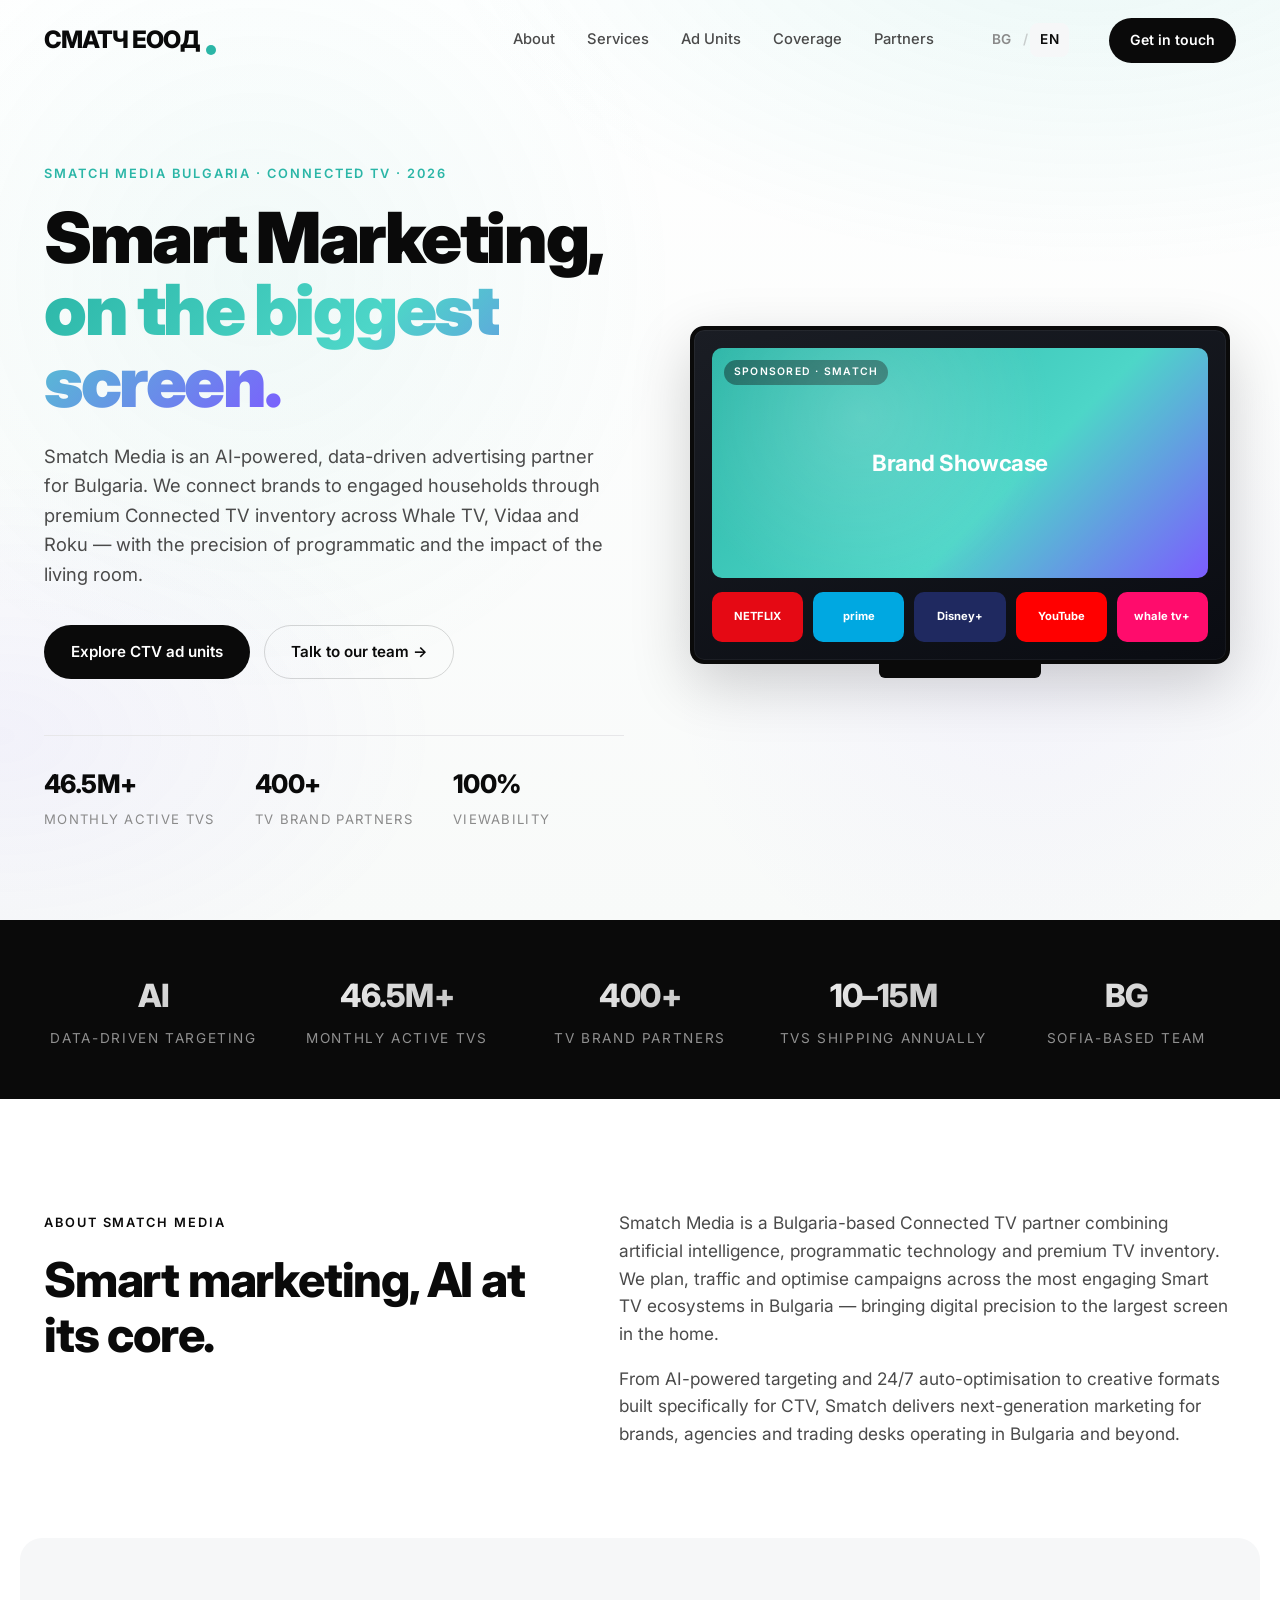
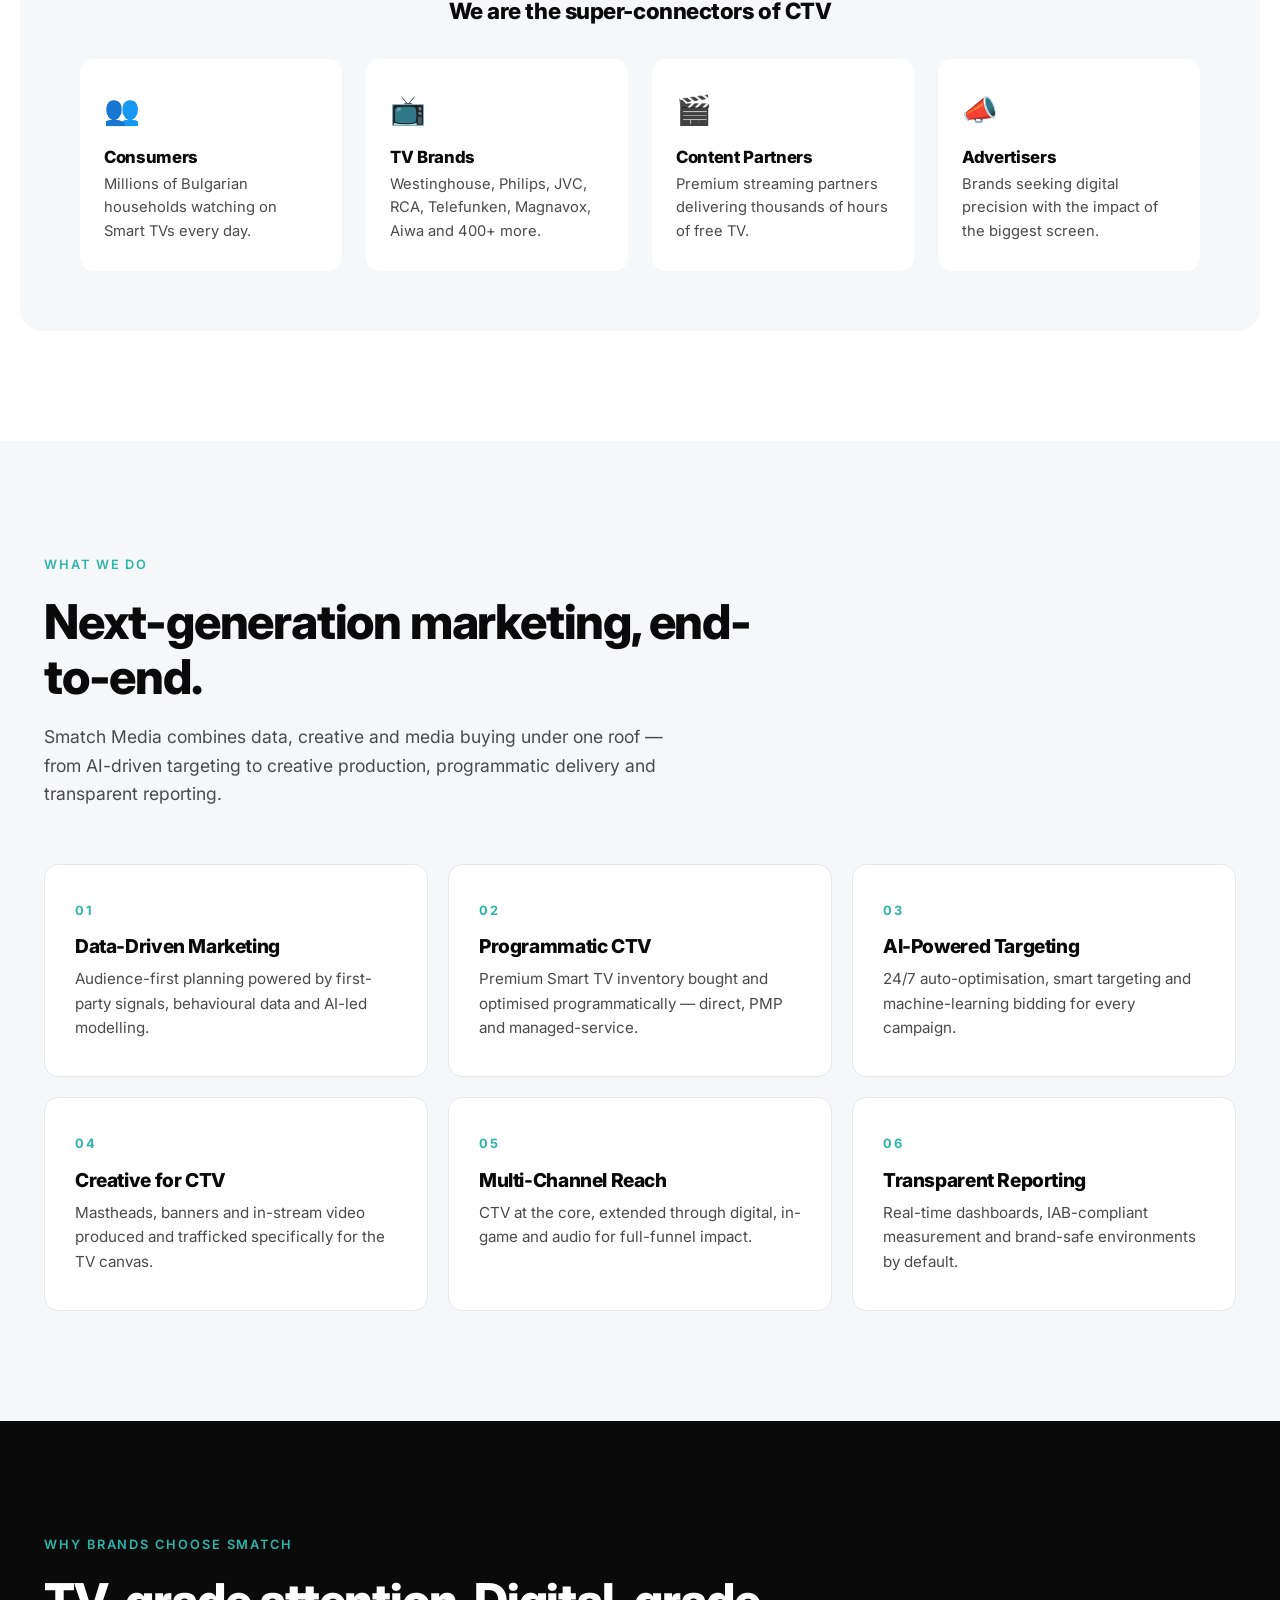
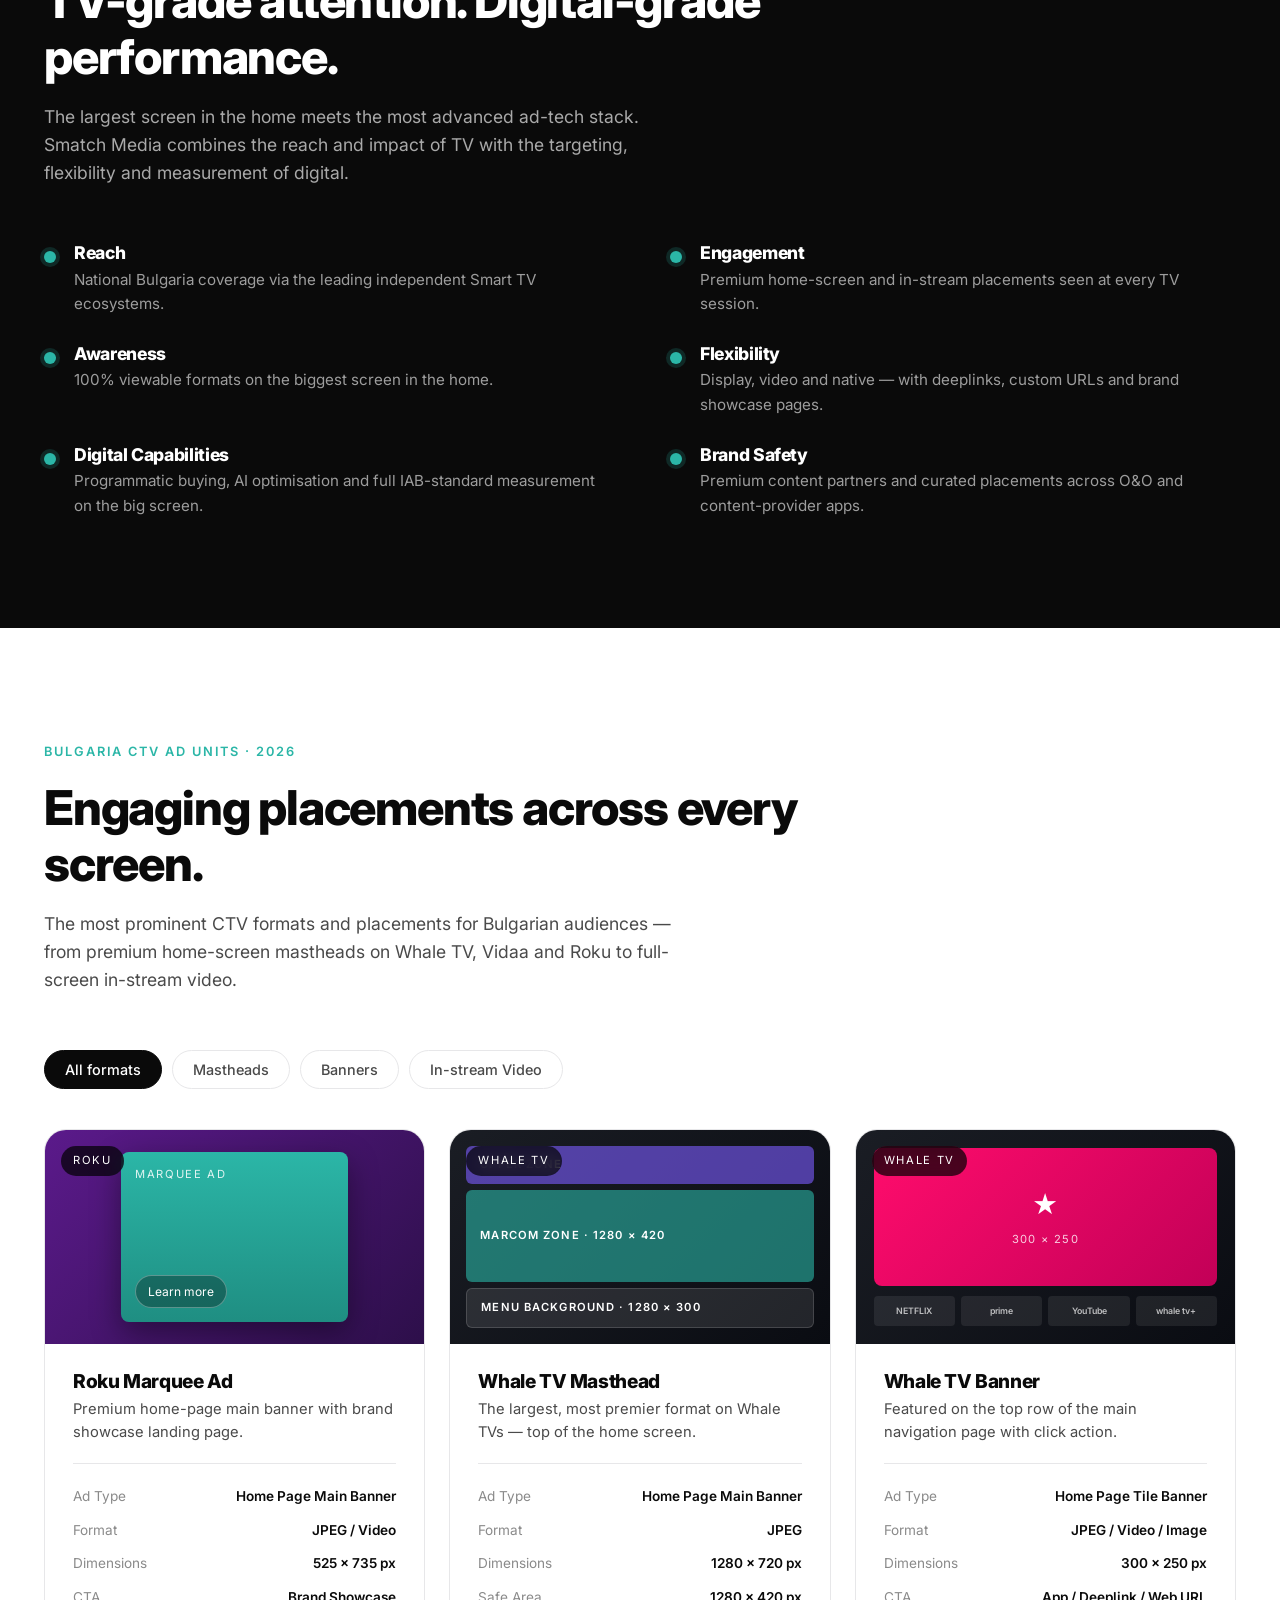
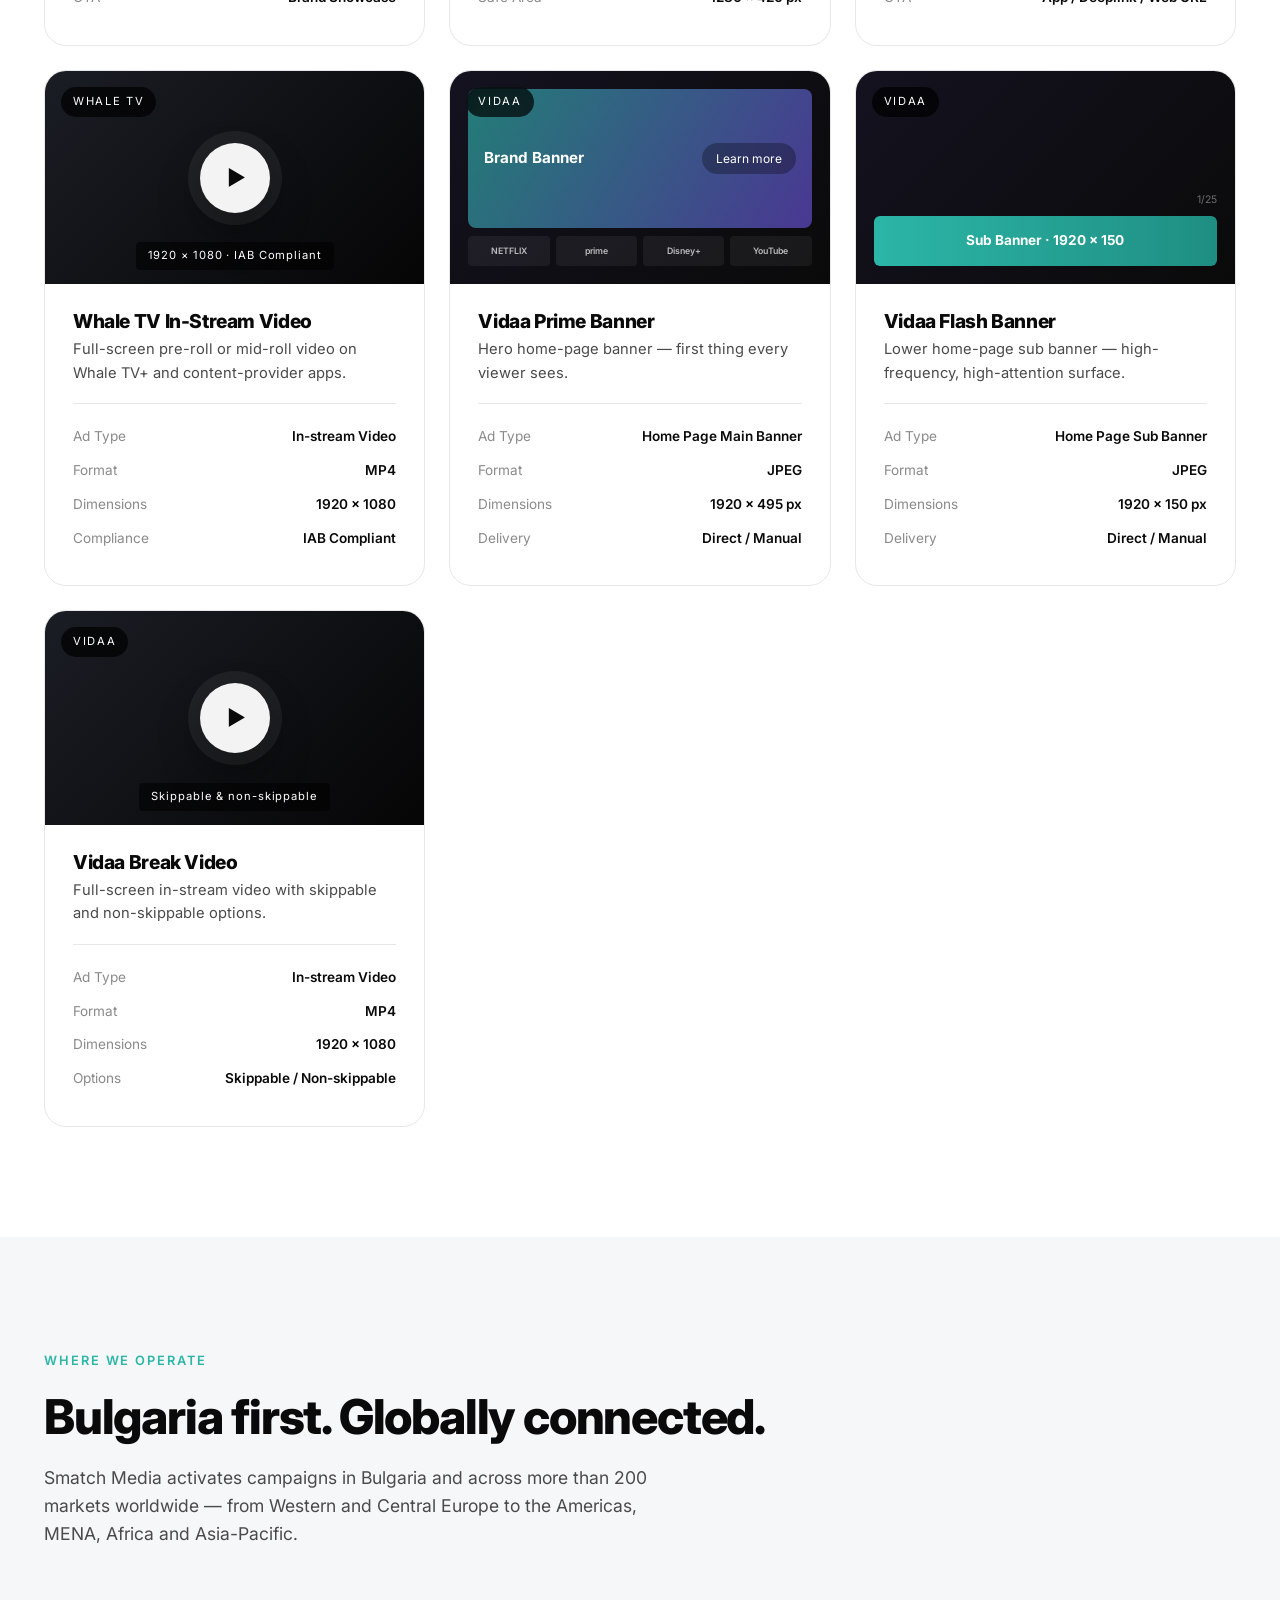
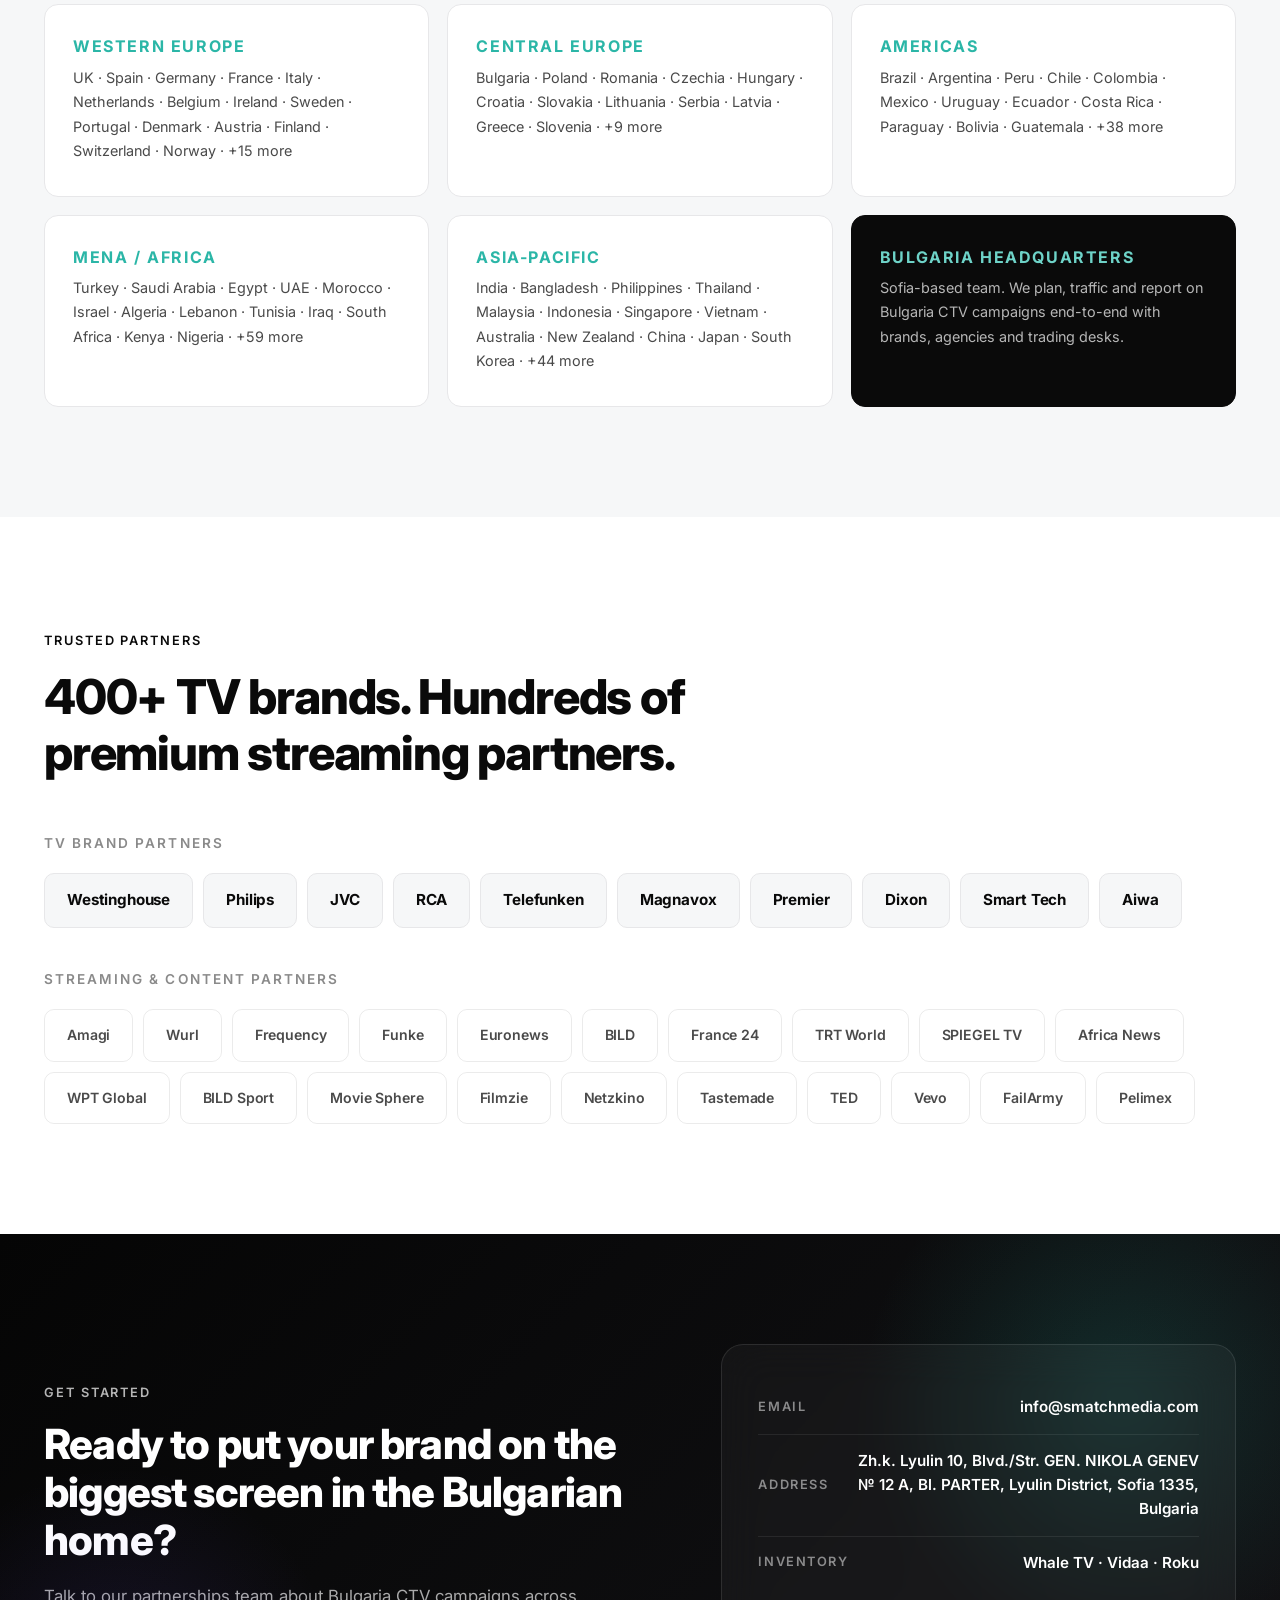
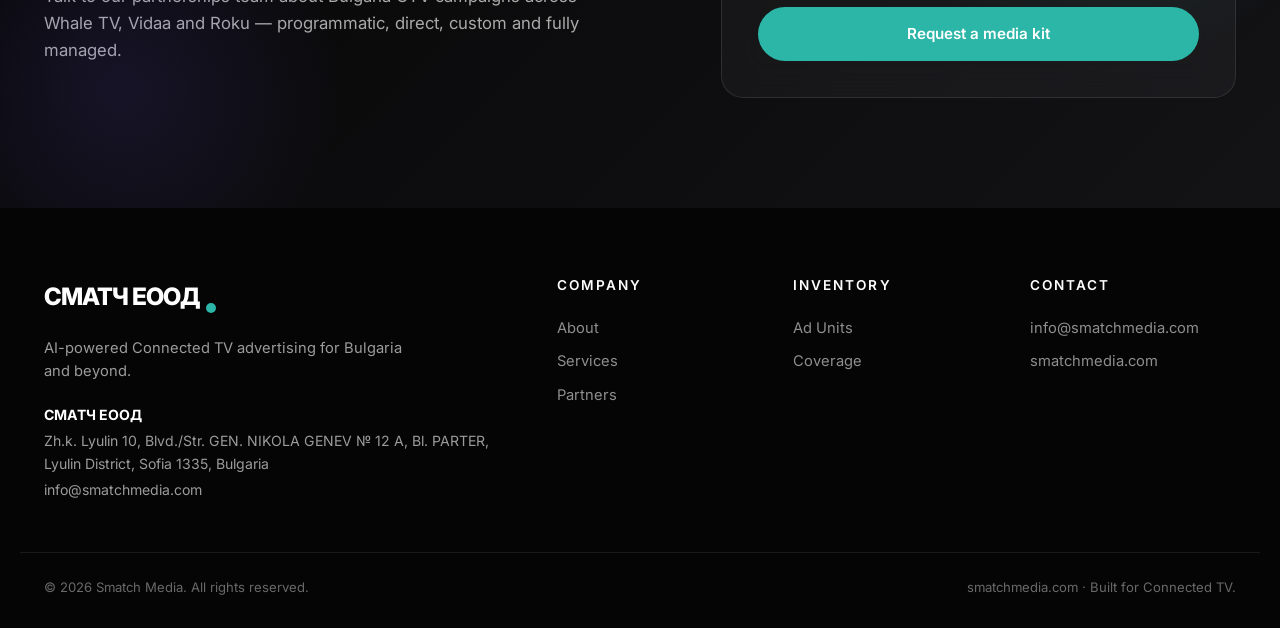
<file: index.html>
<!DOCTYPE html>
<html lang="bg">
<head>
  <meta charset="UTF-8" />
  <meta name="viewport" content="width=device-width, initial-scale=1.0" />
  <title>Smatch Media Bulgaria — Реклама в свързана телевизия с изкуствен интелект</title>
  <meta name="description" content="Smatch Media Bulgaria предоставя реклама в свързана телевизия (CTV), задвижвана от изкуствен интелект и данни, в Smart TV устройства в България — инвентар на Whale TV, Vidaa и Roku, програматично и директно." />
  <link rel="alternate" hreflang="bg" href="./" />
  <link rel="alternate" hreflang="en" href="en/" />
  <link rel="alternate" hreflang="x-default" href="en/" />
  <script>
    (function () {
      try {
        if (localStorage.getItem('smatch_lang')) return;
        var lang = (navigator.language || navigator.userLanguage || '').toLowerCase();
        if (lang.indexOf('bg') !== 0) {
          location.replace('en/' + location.search + location.hash);
        }
      } catch (e) {}
    })();
  </script>
  <link rel="preconnect" href="https://fonts.googleapis.com">
  <link rel="preconnect" href="https://fonts.gstatic.com" crossorigin>
  <link href="https://fonts.googleapis.com/css2?family=Inter:wght@300;400;500;600;700;800;900&display=swap" rel="stylesheet">
  <link rel="stylesheet" href="styles.css" />
</head>
<body>

  <!-- Navigation -->
  <header class="nav" id="nav">
    <div class="nav__inner container">
      <a href="#top" class="logo" aria-label="Smatch Media — начало">
        <span class="logo__text">СМАТЧ ЕООД</span><span class="logo__dot"></span>
      </a>
      <nav class="nav__links" aria-label="Основна навигация">
        <a href="#about">За нас</a>
        <a href="#services">Услуги</a>
        <a href="#units">Рекламни формати</a>
        <a href="#coverage">Покритие</a>
        <a href="#partners">Партньори</a>
      </nav>
      <div class="lang-switch" role="group" aria-label="Език / Language">
        <a class="is-active" aria-current="page">BG</a>
        <span class="lang-switch__sep" aria-hidden="true">/</span>
        <a href="en/" hreflang="en">EN</a>
      </div>
      <a href="#contact" class="btn btn--primary nav__cta">Свържете се с нас</a>
      <button class="nav__toggle" aria-label="Меню" aria-expanded="false">
        <span></span><span></span><span></span>
      </button>
    </div>
  </header>

  <!-- Hero -->
  <section class="hero" id="top">
    <div class="hero__bg" aria-hidden="true"></div>
    <div class="container hero__inner">
      <div class="hero__content">
        <span class="eyebrow">Smatch Media Bulgaria · Свързана телевизия · 2026</span>
        <h1 class="hero__title">
          Умен маркетинг,<br />
          <span class="grad-text">на най-големия екран.</span>
        </h1>
        <p class="hero__lead">
          Smatch Media е партньор за реклама, задвижван от изкуствен интелект
          и данни, за България. Свързваме марките с ангажирани домакинства
          чрез премиум инвентар в свързана телевизия на Whale TV, Vidaa и
          Roku — с прецизността на програматичното купуване и въздействието
          на хола.
        </p>
        <div class="hero__ctas">
          <a href="#units" class="btn btn--primary">Разгледайте CTV форматите</a>
          <a href="#contact" class="btn btn--ghost">Говорете с нашия екип →</a>
        </div>
        <div class="hero__meta">
          <div><strong>46.5M+</strong><span>Месечно активни телевизори</span></div>
          <div><strong>400+</strong><span>Партньорски ТВ марки</span></div>
          <div><strong>100%</strong><span>Видимост</span></div>
        </div>
      </div>
      <div class="hero__visual" aria-hidden="true">
        <div class="tv">
          <div class="tv__screen">
            <div class="tv__row tv__row--featured">
              <div class="tile tile--feature">
                <span class="tile__badge">Спонсорирано · Smatch</span>
                <span class="tile__title">Brand Showcase</span>
              </div>
            </div>
            <div class="tv__row">
              <div class="tile tile--app netflix">NETFLIX</div>
              <div class="tile tile--app prime">prime</div>
              <div class="tile tile--app disney">Disney+</div>
              <div class="tile tile--app youtube">YouTube</div>
              <div class="tile tile--app whale">whale tv+</div>
            </div>
          </div>
          <div class="tv__stand"></div>
        </div>
      </div>
    </div>
  </section>

  <!-- Stats / Trust bar -->
  <section class="stats">
    <div class="container stats__inner">
      <div class="stat">
        <div class="stat__num">AI</div>
        <div class="stat__label">Таргетиране, базирано на данни</div>
      </div>
      <div class="stat">
        <div class="stat__num">46.5M+</div>
        <div class="stat__label">Месечно активни телевизори</div>
      </div>
      <div class="stat">
        <div class="stat__num">400+</div>
        <div class="stat__label">Партньорски ТВ марки</div>
      </div>
      <div class="stat">
        <div class="stat__num">10–15M</div>
        <div class="stat__label">Доставени телевизори годишно</div>
      </div>
      <div class="stat">
        <div class="stat__num">BG</div>
        <div class="stat__label">Екип, базиран в София</div>
      </div>
    </div>
  </section>

  <!-- About -->
  <section class="section about" id="about">
    <div class="container two-col">
      <div>
        <span class="eyebrow eyebrow--dark">За Smatch Media</span>
        <h2 class="section__title">Умен маркетинг с изкуствен интелект в основата.</h2>
      </div>
      <div class="about__copy">
        <p>
          Smatch Media е базиран в България партньор за свързана телевизия,
          който комбинира изкуствен интелект, програматични технологии и
          премиум ТВ инвентар. Планираме, изпълняваме и оптимизираме
          кампании в най-ангажиращите Smart TV екосистеми в България —
          внасяйки дигитална прецизност на най-големия екран в дома.
        </p>
        <p>
          От таргетиране, задвижвано от изкуствен интелект, и автоматична
          оптимизация 24/7, до креативни формати, създадени специално за
          CTV, Smatch предоставя маркетинг от ново поколение за марки,
          агенции и trading desk-ове, опериращи в България и извън нея.
        </p>
      </div>
    </div>

    <div class="container connectors">
      <h3 class="connectors__title">Ние сме супер-конекторите на CTV</h3>
      <div class="connectors__grid">
        <div class="connector">
          <div class="connector__icon" aria-hidden="true">👥</div>
          <h4>Потребители</h4>
          <p>Милиони български домакинства гледат на Smart TV всеки ден.</p>
        </div>
        <div class="connector">
          <div class="connector__icon" aria-hidden="true">📺</div>
          <h4>ТВ Марки</h4>
          <p>Westinghouse, Philips, JVC, RCA, Telefunken, Magnavox, Aiwa и още 400+.</p>
        </div>
        <div class="connector">
          <div class="connector__icon" aria-hidden="true">🎬</div>
          <h4>Партньори за съдържание</h4>
          <p>Премиум стрийминг партньори, доставящи хиляди часове безплатна телевизия.</p>
        </div>
        <div class="connector">
          <div class="connector__icon" aria-hidden="true">📣</div>
          <h4>Рекламодатели</h4>
          <p>Марки, които търсят дигитална прецизност с въздействието на най-големия екран.</p>
        </div>
      </div>
    </div>
  </section>

  <!-- Services -->
  <section class="section services" id="services">
    <div class="container">
      <div class="section__head">
        <span class="eyebrow">Какво правим</span>
        <h2 class="section__title">Маркетинг от ново поколение, end-to-end.</h2>
        <p class="section__lead">
          Smatch Media комбинира данни, креатив и медийно купуване под един
          покрив — от таргетиране, задвижвано от изкуствен интелект, до
          креативно производство, програматично доставяне и прозрачно
          отчитане.
        </p>
      </div>
      <div class="why__grid">
        <article class="card">
          <span class="card__num">01</span>
          <h3>Маркетинг, базиран на данни</h3>
          <p>Аудиторно планиране, задвижвано от first-party сигнали, поведенчески данни и AI моделиране.</p>
        </article>
        <article class="card">
          <span class="card__num">02</span>
          <h3>Програматично CTV</h3>
          <p>Премиум Smart TV инвентар, купуван и оптимизиран програматично — директно, PMP и managed-service.</p>
        </article>
        <article class="card">
          <span class="card__num">03</span>
          <h3>Таргетиране с изкуствен интелект</h3>
          <p>Автоматична оптимизация 24/7, умно таргетиране и машинно обучение за всяка кампания.</p>
        </article>
        <article class="card">
          <span class="card__num">04</span>
          <h3>Креатив за CTV</h3>
          <p>Mastheads, банери и in-stream видео, създадени и трафикирани специално за TV платното.</p>
        </article>
        <article class="card">
          <span class="card__num">05</span>
          <h3>Мулти-канален обхват</h3>
          <p>CTV в основата, разширено чрез дигитал, in-game и аудио за пълно фуниално въздействие.</p>
        </article>
        <article class="card">
          <span class="card__num">06</span>
          <h3>Прозрачно отчитане</h3>
          <p>Реал-тайм dashboards, измерване, съответстващо на IAB, и brand-safe среди по подразбиране.</p>
        </article>
      </div>
    </div>
  </section>

  <!-- Why CTV with Smatch -->
  <section class="section why" id="why">
    <div class="container">
      <div class="section__head">
        <span class="eyebrow">Защо марките избират Smatch</span>
        <h2 class="section__title">TV-grade внимание. Дигитално-grade ефективност.</h2>
        <p class="section__lead">
          Най-големият екран в дома среща най-модерния ad-tech стек.
          Smatch Media комбинира обхвата и въздействието на телевизията с
          таргетирането, гъвкавостта и измерването на дигитала.
        </p>
      </div>
      <div class="bullets">
        <div class="bullet"><span class="bullet__dot"></span><div><h4>Обхват</h4><p>Национално покритие в България чрез водещите независими Smart TV екосистеми.</p></div></div>
        <div class="bullet"><span class="bullet__dot"></span><div><h4>Ангажираност</h4><p>Премиум home-screen и in-stream позиции, видими при всяка ТВ сесия.</p></div></div>
        <div class="bullet"><span class="bullet__dot"></span><div><h4>Разпознаваемост</h4><p>100% видими формати на най-големия екран в дома.</p></div></div>
        <div class="bullet"><span class="bullet__dot"></span><div><h4>Гъвкавост</h4><p>Display, видео и native — с deeplinks, custom URL-и и brand showcase страници.</p></div></div>
        <div class="bullet"><span class="bullet__dot"></span><div><h4>Дигитални възможности</h4><p>Програматично купуване, AI оптимизация и пълно IAB-стандартно измерване на големия екран.</p></div></div>
        <div class="bullet"><span class="bullet__dot"></span><div><h4>Безопасност на марката</h4><p>Премиум партньори за съдържание и куратирани позиции в O&O и съдържание-провайдърски приложения.</p></div></div>
      </div>
    </div>
  </section>

  <!-- Ad Units -->
  <section class="section units" id="units">
    <div class="container">
      <div class="section__head">
        <span class="eyebrow">CTV рекламни формати за България · 2026</span>
        <h2 class="section__title">Ангажиращи позиции на всеки екран.</h2>
        <p class="section__lead">
          Най-видните CTV формати и позиции за българската аудитория — от
          премиум home-screen mastheads на Whale TV, Vidaa и Roku до
          full-screen in-stream видео.
        </p>
      </div>

      <div class="units__filter" role="tablist" aria-label="Категории рекламни формати">
        <button class="chip chip--active" data-filter="all" role="tab" aria-selected="true">Всички формати</button>
        <button class="chip" data-filter="masthead" role="tab" aria-selected="false">Mastheads</button>
        <button class="chip" data-filter="banner" role="tab" aria-selected="false">Банери</button>
        <button class="chip" data-filter="video" role="tab" aria-selected="false">In-stream видео</button>
      </div>

      <div class="units__grid">

        <article class="unit" data-cat="masthead">
          <div class="unit__brand">Roku</div>
          <div class="unit__visual unit__visual--marquee">
            <div class="marquee">
              <span class="marquee__label">Marquee Ad</span>
              <span class="marquee__cta">Научете повече</span>
            </div>
          </div>
          <div class="unit__body">
            <h3>Roku Marquee Ad</h3>
            <p class="unit__desc">Премиум главен банер на началната страница с brand showcase landing page.</p>
            <ul class="spec">
              <li><span>Тип реклама</span><b>Главен банер на началната страница</b></li>
              <li><span>Формат</span><b>JPEG / Видео</b></li>
              <li><span>Размери</span><b>525 × 735 px</b></li>
              <li><span>CTA</span><b>Brand Showcase</b></li>
            </ul>
          </div>
        </article>

        <article class="unit" data-cat="masthead">
          <div class="unit__brand">Whale TV</div>
          <div class="unit__visual unit__visual--whale-mast">
            <div class="zone zone--upper">Горна зона</div>
            <div class="zone zone--marcom">Marcom зона · 1280 × 420</div>
            <div class="zone zone--menu">Menu Background · 1280 × 300</div>
          </div>
          <div class="unit__body">
            <h3>Whale TV Masthead</h3>
            <p class="unit__desc">Най-големият, най-премиерен формат на Whale TV — върха на началния екран.</p>
            <ul class="spec">
              <li><span>Тип реклама</span><b>Главен банер на началната страница</b></li>
              <li><span>Формат</span><b>JPEG</b></li>
              <li><span>Размери</span><b>1280 × 720 px</b></li>
              <li><span>Safe Area</span><b>1280 × 420 px</b></li>
            </ul>
          </div>
        </article>

        <article class="unit" data-cat="banner">
          <div class="unit__brand">Whale TV</div>
          <div class="unit__visual unit__visual--whale-banner">
            <div class="banner-tile">
              <span class="banner-tile__star">★</span>
              <span class="banner-tile__label">300 × 250</span>
            </div>
            <div class="banner-row">
              <div class="banner-app netflix">NETFLIX</div>
              <div class="banner-app prime">prime</div>
              <div class="banner-app youtube">YouTube</div>
              <div class="banner-app whale">whale tv+</div>
            </div>
          </div>
          <div class="unit__body">
            <h3>Whale TV Banner</h3>
            <p class="unit__desc">Поставен на горния ред на главната навигационна страница с click action.</p>
            <ul class="spec">
              <li><span>Тип реклама</span><b>Tile банер на началната страница</b></li>
              <li><span>Формат</span><b>JPEG / Видео / Изображение</b></li>
              <li><span>Размери</span><b>300 × 250 px</b></li>
              <li><span>CTA</span><b>App / Deeplink / Web URL</b></li>
            </ul>
          </div>
        </article>

        <article class="unit" data-cat="video">
          <div class="unit__brand">Whale TV</div>
          <div class="unit__visual unit__visual--video">
            <div class="play">
              <span class="play__icon">▶</span>
            </div>
            <span class="video-tag">1920 × 1080 · IAB Compliant</span>
          </div>
          <div class="unit__body">
            <h3>Whale TV In-Stream Video</h3>
            <p class="unit__desc">Full-screen pre-roll или mid-roll видео в Whale TV+ и съдържание-провайдърски приложения.</p>
            <ul class="spec">
              <li><span>Тип реклама</span><b>In-stream видео</b></li>
              <li><span>Формат</span><b>MP4</b></li>
              <li><span>Размери</span><b>1920 × 1080</b></li>
              <li><span>Съответствие</span><b>IAB Compliant</b></li>
            </ul>
          </div>
        </article>

        <article class="unit" data-cat="masthead">
          <div class="unit__brand">Vidaa</div>
          <div class="unit__visual unit__visual--vidaa-prime">
            <div class="vidaa-banner">
              <span class="vidaa-banner__title">Brand Banner</span>
              <span class="vidaa-banner__cta">Научете повече</span>
            </div>
            <div class="vidaa-row">
              <span>NETFLIX</span><span>prime</span><span>Disney+</span><span>YouTube</span>
            </div>
          </div>
          <div class="unit__body">
            <h3>Vidaa Prime Banner</h3>
            <p class="unit__desc">Hero банер на началната страница — първото нещо, което всеки зрител вижда.</p>
            <ul class="spec">
              <li><span>Тип реклама</span><b>Главен банер на началната страница</b></li>
              <li><span>Формат</span><b>JPEG</b></li>
              <li><span>Размери</span><b>1920 × 495 px</b></li>
              <li><span>Доставяне</span><b>Директно / Ръчно</b></li>
            </ul>
          </div>
        </article>

        <article class="unit" data-cat="banner">
          <div class="unit__brand">Vidaa</div>
          <div class="unit__visual unit__visual--vidaa-flash">
            <div class="flash-row"><span>1/25</span></div>
            <div class="flash-banner">Sub Banner · 1920 × 150</div>
          </div>
          <div class="unit__body">
            <h3>Vidaa Flash Banner</h3>
            <p class="unit__desc">Долен sub банер на началната страница — повърхност с висока честота и внимание.</p>
            <ul class="spec">
              <li><span>Тип реклама</span><b>Sub банер на началната страница</b></li>
              <li><span>Формат</span><b>JPEG</b></li>
              <li><span>Размери</span><b>1920 × 150 px</b></li>
              <li><span>Доставяне</span><b>Директно / Ръчно</b></li>
            </ul>
          </div>
        </article>

        <article class="unit" data-cat="video">
          <div class="unit__brand">Vidaa</div>
          <div class="unit__visual unit__visual--video">
            <div class="play"><span class="play__icon">▶</span></div>
            <span class="video-tag">Skippable и non-skippable</span>
          </div>
          <div class="unit__body">
            <h3>Vidaa Break Video</h3>
            <p class="unit__desc">Full-screen in-stream видео със skippable и non-skippable опции.</p>
            <ul class="spec">
              <li><span>Тип реклама</span><b>In-stream видео</b></li>
              <li><span>Формат</span><b>MP4</b></li>
              <li><span>Размери</span><b>1920 × 1080</b></li>
              <li><span>Опции</span><b>Skippable / Non-skippable</b></li>
            </ul>
          </div>
        </article>

      </div>
    </div>
  </section>

  <!-- Coverage -->
  <section class="section coverage" id="coverage">
    <div class="container">
      <div class="section__head">
        <span class="eyebrow">Където оперираме</span>
        <h2 class="section__title">България на първо място. Глобално свързани.</h2>
        <p class="section__lead">
          Smatch Media активира кампании в България и в над 200 пазара по
          целия свят — от Западна и Централна Европа до Америките, MENA,
          Африка и Азиатско-Тихоокеанския регион.
        </p>
      </div>

      <div class="coverage__grid">
        <div class="region">
          <h4>Западна Европа</h4>
          <p>Великобритания · Испания · Германия · Франция · Италия · Холандия · Белгия · Ирландия · Швеция · Португалия · Дания · Австрия · Финландия · Швейцария · Норвегия · +15 още</p>
        </div>
        <div class="region">
          <h4>Централна Европа</h4>
          <p>България · Полша · Румъния · Чехия · Унгария · Хърватия · Словакия · Литва · Сърбия · Латвия · Гърция · Словения · +9 още</p>
        </div>
        <div class="region">
          <h4>Америките</h4>
          <p>Бразилия · Аржентина · Перу · Чили · Колумбия · Мексико · Уругвай · Еквадор · Коста Рика · Парагвай · Боливия · Гватемала · +38 още</p>
        </div>
        <div class="region">
          <h4>MENA / Африка</h4>
          <p>Турция · Саудитска Арабия · Египет · ОАЕ · Мароко · Израел · Алжир · Ливан · Тунис · Ирак · Южна Африка · Кения · Нигерия · +59 още</p>
        </div>
        <div class="region">
          <h4>Азия-Тихоокеански регион</h4>
          <p>Индия · Бангладеш · Филипини · Тайланд · Малайзия · Индонезия · Сингапур · Виетнам · Австралия · Нова Зеландия · Китай · Япония · Южна Корея · +44 още</p>
        </div>
        <div class="region region--accent">
          <h4>Главен офис в България</h4>
          <p>Базиран в София екип. Планираме, изпълняваме и отчитаме CTV кампании в България end-to-end с марки, агенции и trading desk-ове.</p>
        </div>
      </div>
    </div>
  </section>

  <!-- Partners -->
  <section class="section partners" id="partners">
    <div class="container">
      <div class="section__head">
        <span class="eyebrow eyebrow--dark">Доверени партньори</span>
        <h2 class="section__title">400+ ТВ марки. Стотици премиум стрийминг партньори.</h2>
      </div>

      <div class="partners__group">
        <h4>Партньорски ТВ марки</h4>
        <div class="logos">
          <span>Westinghouse</span><span>Philips</span><span>JVC</span><span>RCA</span>
          <span>Telefunken</span><span>Magnavox</span><span>Premier</span><span>Dixon</span>
          <span>Smart Tech</span><span>Aiwa</span>
        </div>
      </div>

      <div class="partners__group">
        <h4>Стрийминг и партньори за съдържание</h4>
        <div class="logos logos--alt">
          <span>Amagi</span><span>Wurl</span><span>Frequency</span><span>Funke</span>
          <span>Euronews</span><span>BILD</span><span>France 24</span><span>TRT World</span>
          <span>SPIEGEL TV</span><span>Africa News</span><span>WPT Global</span><span>BILD Sport</span>
          <span>Movie Sphere</span><span>Filmzie</span><span>Netzkino</span><span>Tastemade</span>
          <span>TED</span><span>Vevo</span><span>FailArmy</span><span>Pelimex</span>
        </div>
      </div>
    </div>
  </section>

  <!-- CTA / Contact -->
  <section class="section cta" id="contact">
    <div class="container cta__inner">
      <div class="cta__copy">
        <span class="eyebrow eyebrow--light">Започнете</span>
        <h2>Готови ли сте да поставите вашата марка на най-големия екран в българския дом?</h2>
        <p>Говорете с нашия екип за партньорства относно CTV кампании в България в Whale TV, Vidaa и Roku — програматично, директно, custom и напълно управлявано.</p>
      </div>
      <div class="cta__card">
        <div class="cta__row">
          <span class="cta__label">Имейл</span>
          <a class="cta__value" href="mailto:info@smatchmedia.com">info@smatchmedia.com</a>
        </div>
        <div class="cta__row">
          <span class="cta__label">Адрес</span>
          <span class="cta__value">ж.к. Люлин 10, бул./ул. ГЕН. НИКОЛА ГЕНЕВ № 12 А, бл. ПАРТЕР, р-н Люлин, София 1335, България</span>
        </div>
        <div class="cta__row">
          <span class="cta__label">Инвентар</span>
          <span class="cta__value">Whale TV · Vidaa · Roku</span>
        </div>
        <a href="mailto:info@smatchmedia.com?subject=Запитване%20за%20CTV%20кампания%20в%20България" class="btn btn--primary btn--block">Заявете медиен пакет</a>
      </div>
    </div>
  </section>

  <!-- Footer -->
  <footer class="footer">
    <div class="container footer__inner">
      <div class="footer__brand">
        <a href="#top" class="logo logo--light">
          <span class="logo__text">СМАТЧ ЕООД</span><span class="logo__dot"></span>
        </a>
        <p>Реклама в свързана телевизия, задвижвана от изкуствен интелект, за България и извън нея.</p>
        <div class="footer__addr">
          <strong>СМАТЧ ЕООД</strong>
          <span>ж.к. Люлин 10, бул./ул. ГЕН. НИКОЛА ГЕНЕВ № 12 А, бл. ПАРТЕР, р-н Люлин, София 1335, България</span>
          <span>info@smatchmedia.com</span>
        </div>
      </div>
      <div class="footer__cols">
        <div>
          <h5>Компания</h5>
          <a href="#about">За нас</a>
          <a href="#services">Услуги</a>
          <a href="#partners">Партньори</a>
        </div>
        <div>
          <h5>Инвентар</h5>
          <a href="#units">Рекламни формати</a>
          <a href="#coverage">Покритие</a>
        </div>
        <div>
          <h5>Контакт</h5>
          <a href="mailto:info@smatchmedia.com">info@smatchmedia.com</a>
          <a href="https://smatchmedia.com">smatchmedia.com</a>
        </div>
      </div>
    </div>
    <div class="footer__bottom container">
      <span>© 2026 Smatch Media. Всички права запазени.</span>
      <span>smatchmedia.com · Създадено за свързана телевизия.</span>
    </div>
  </footer>

  <script src="script.js"></script>
</body>
</html>
</file>
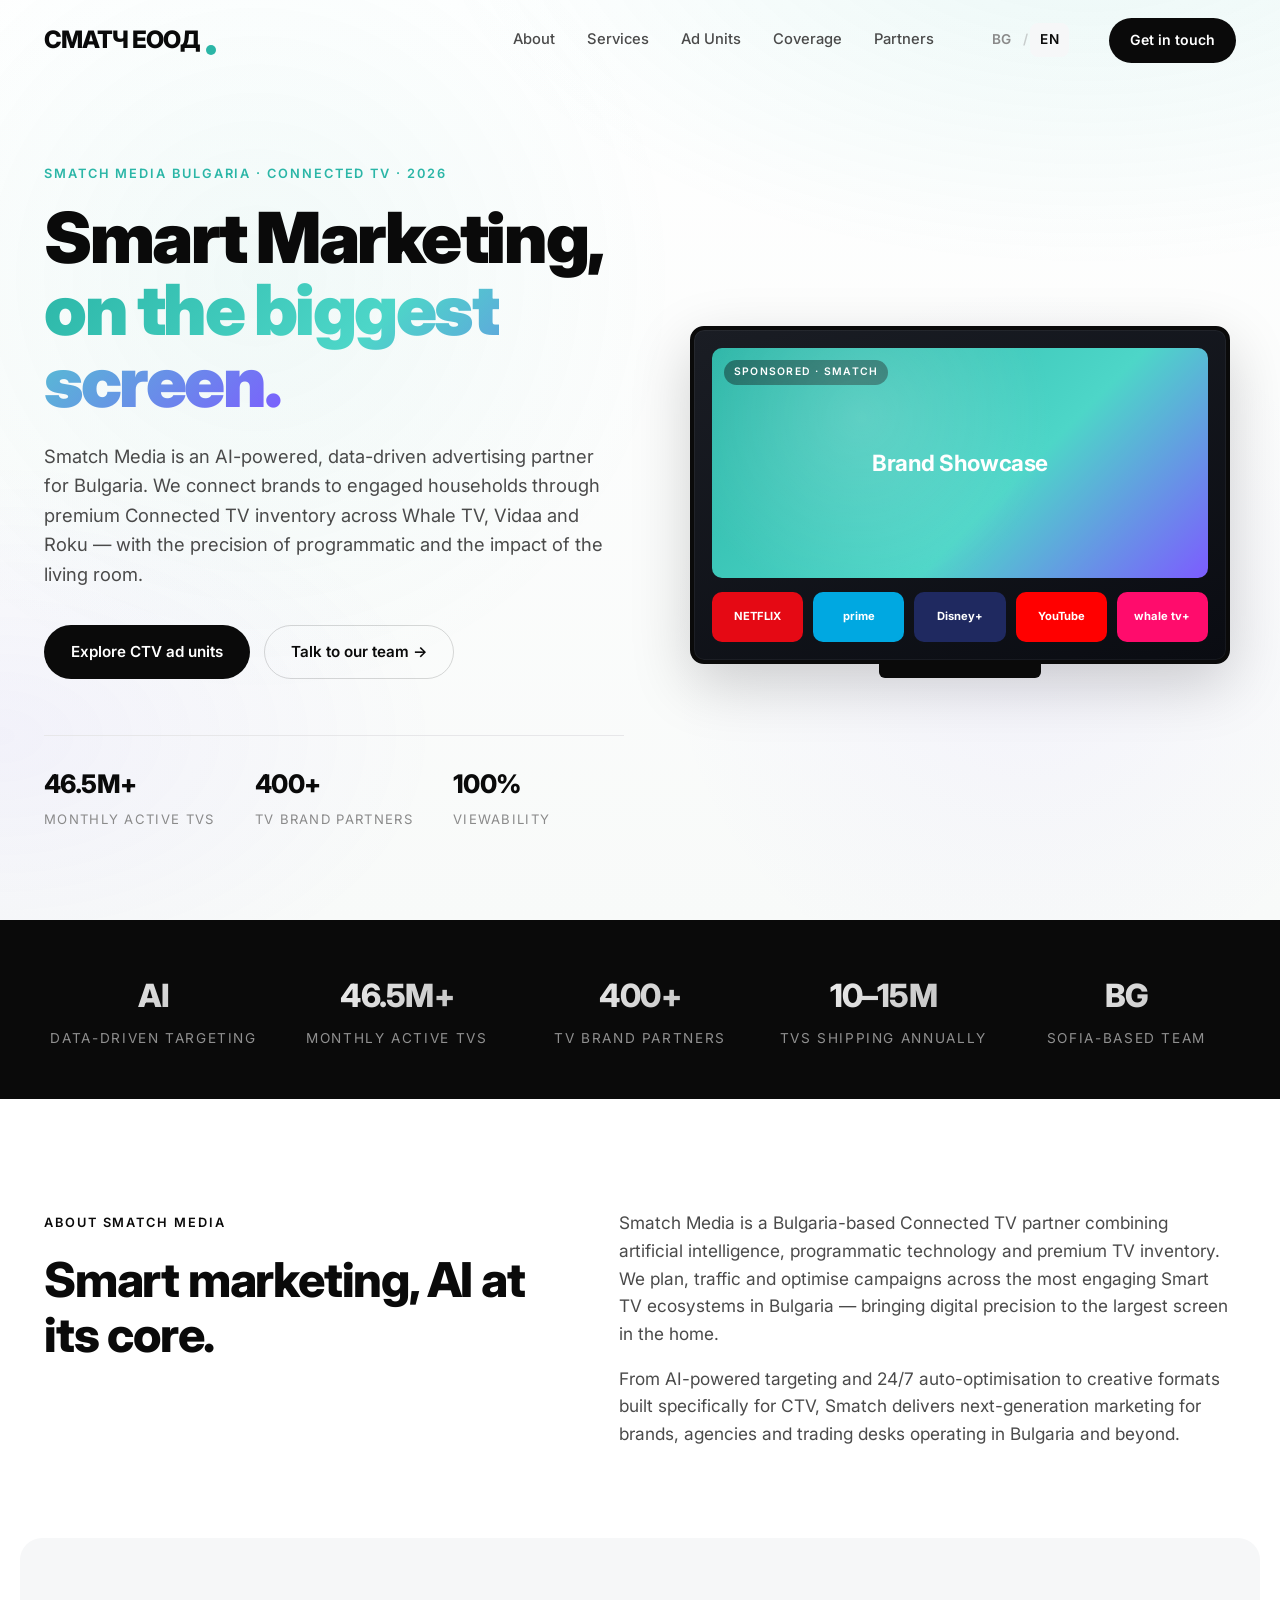
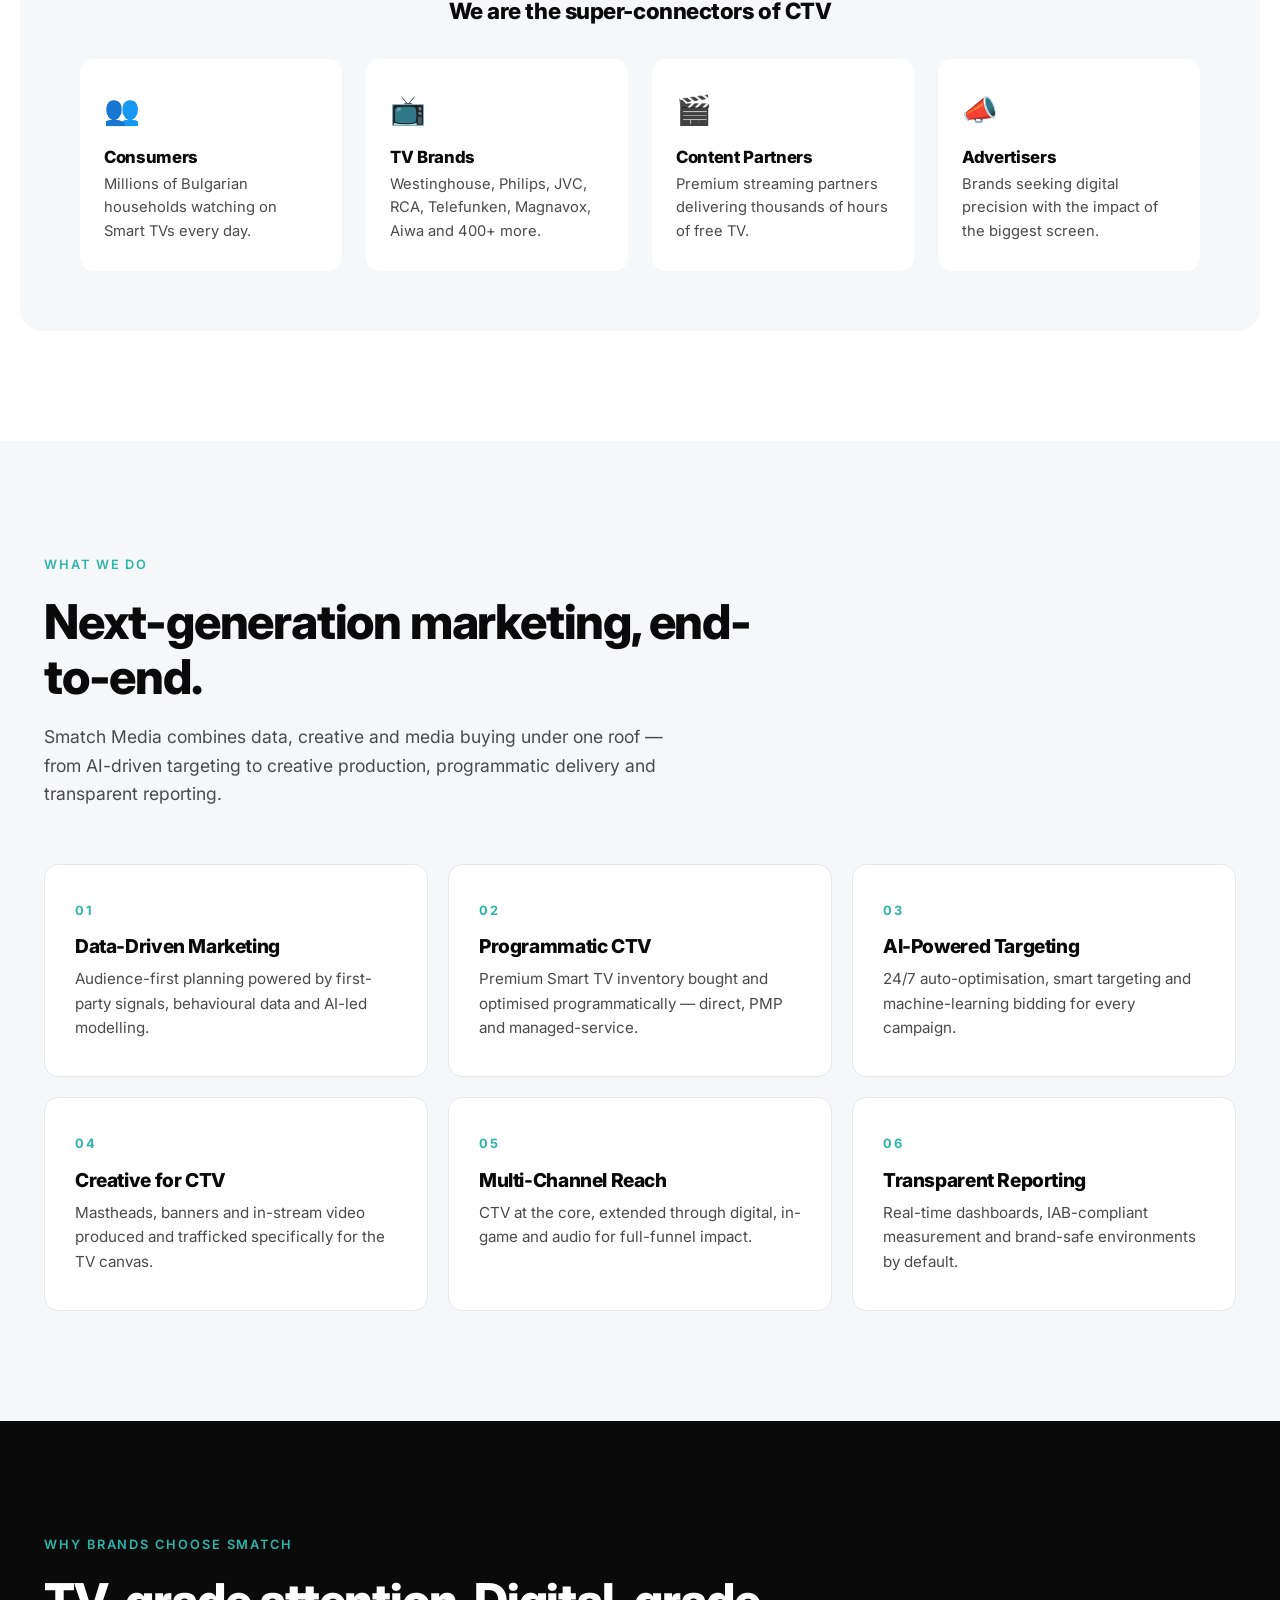
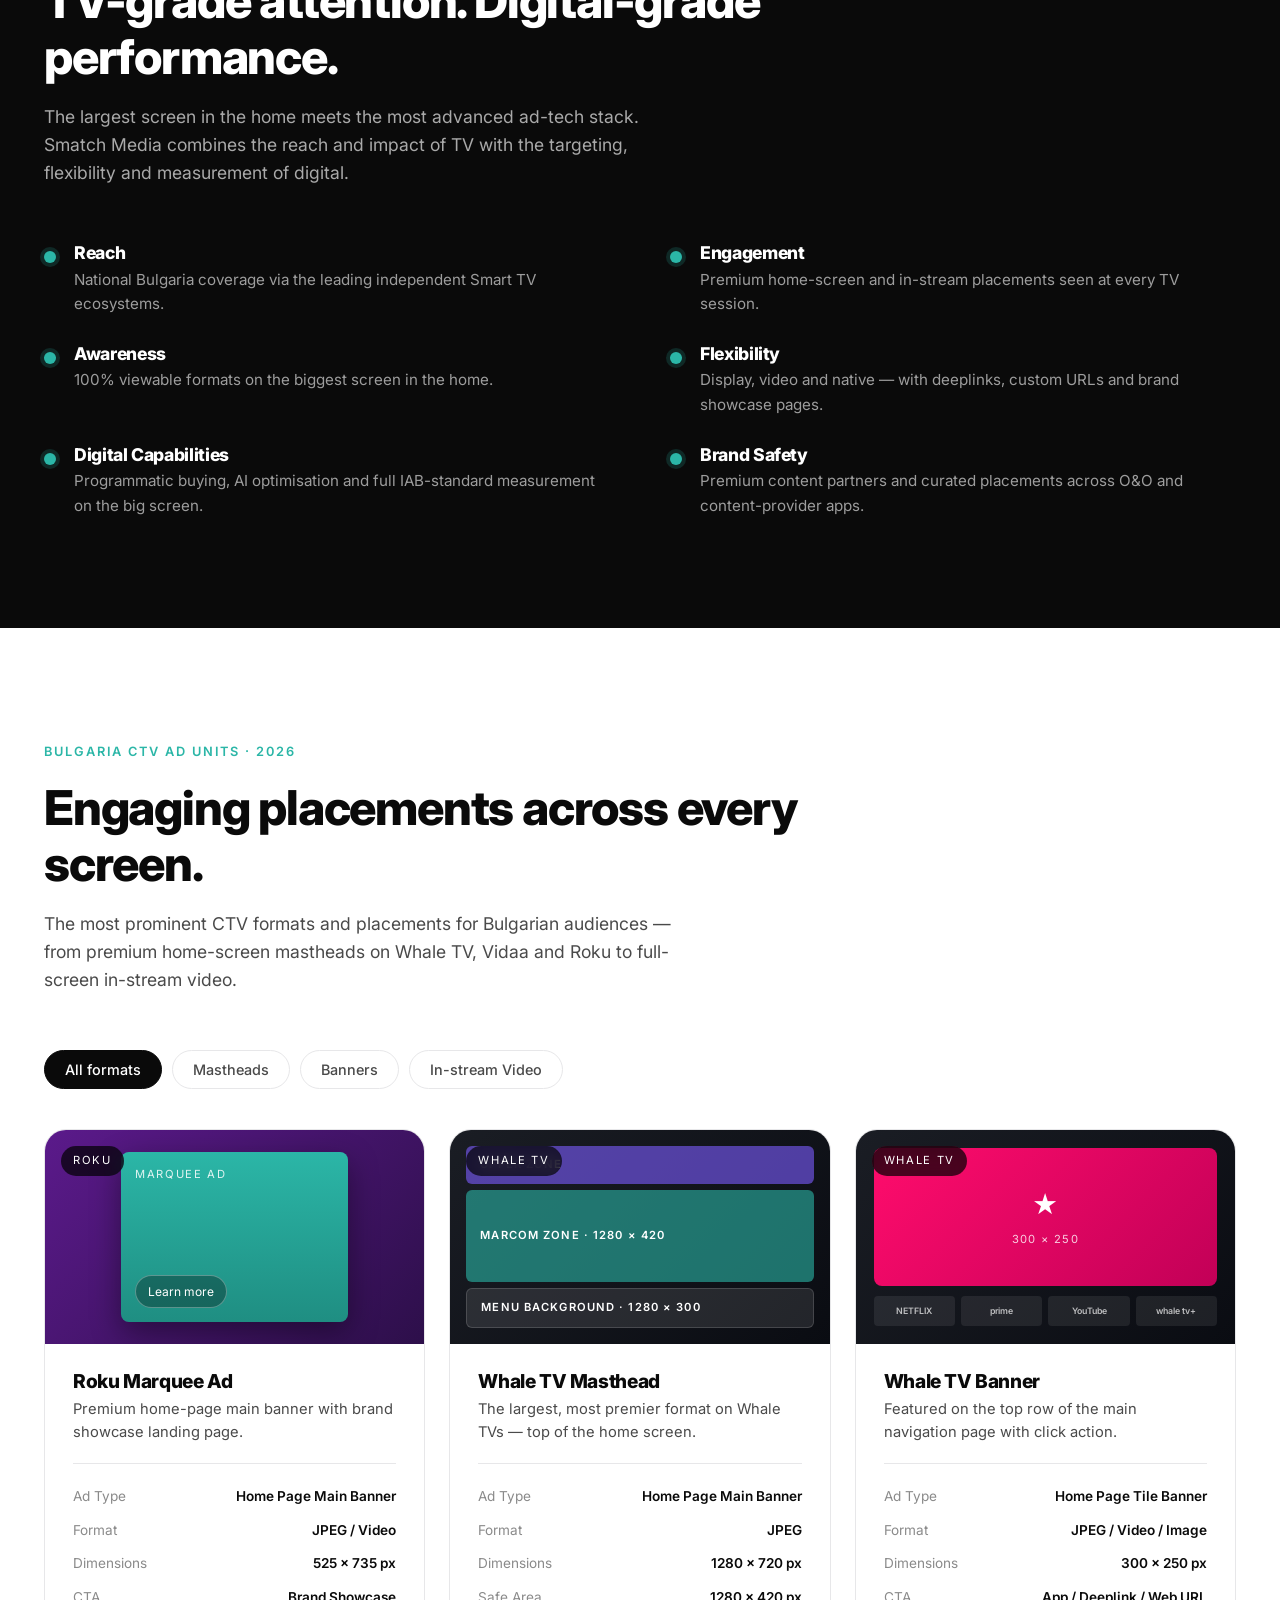
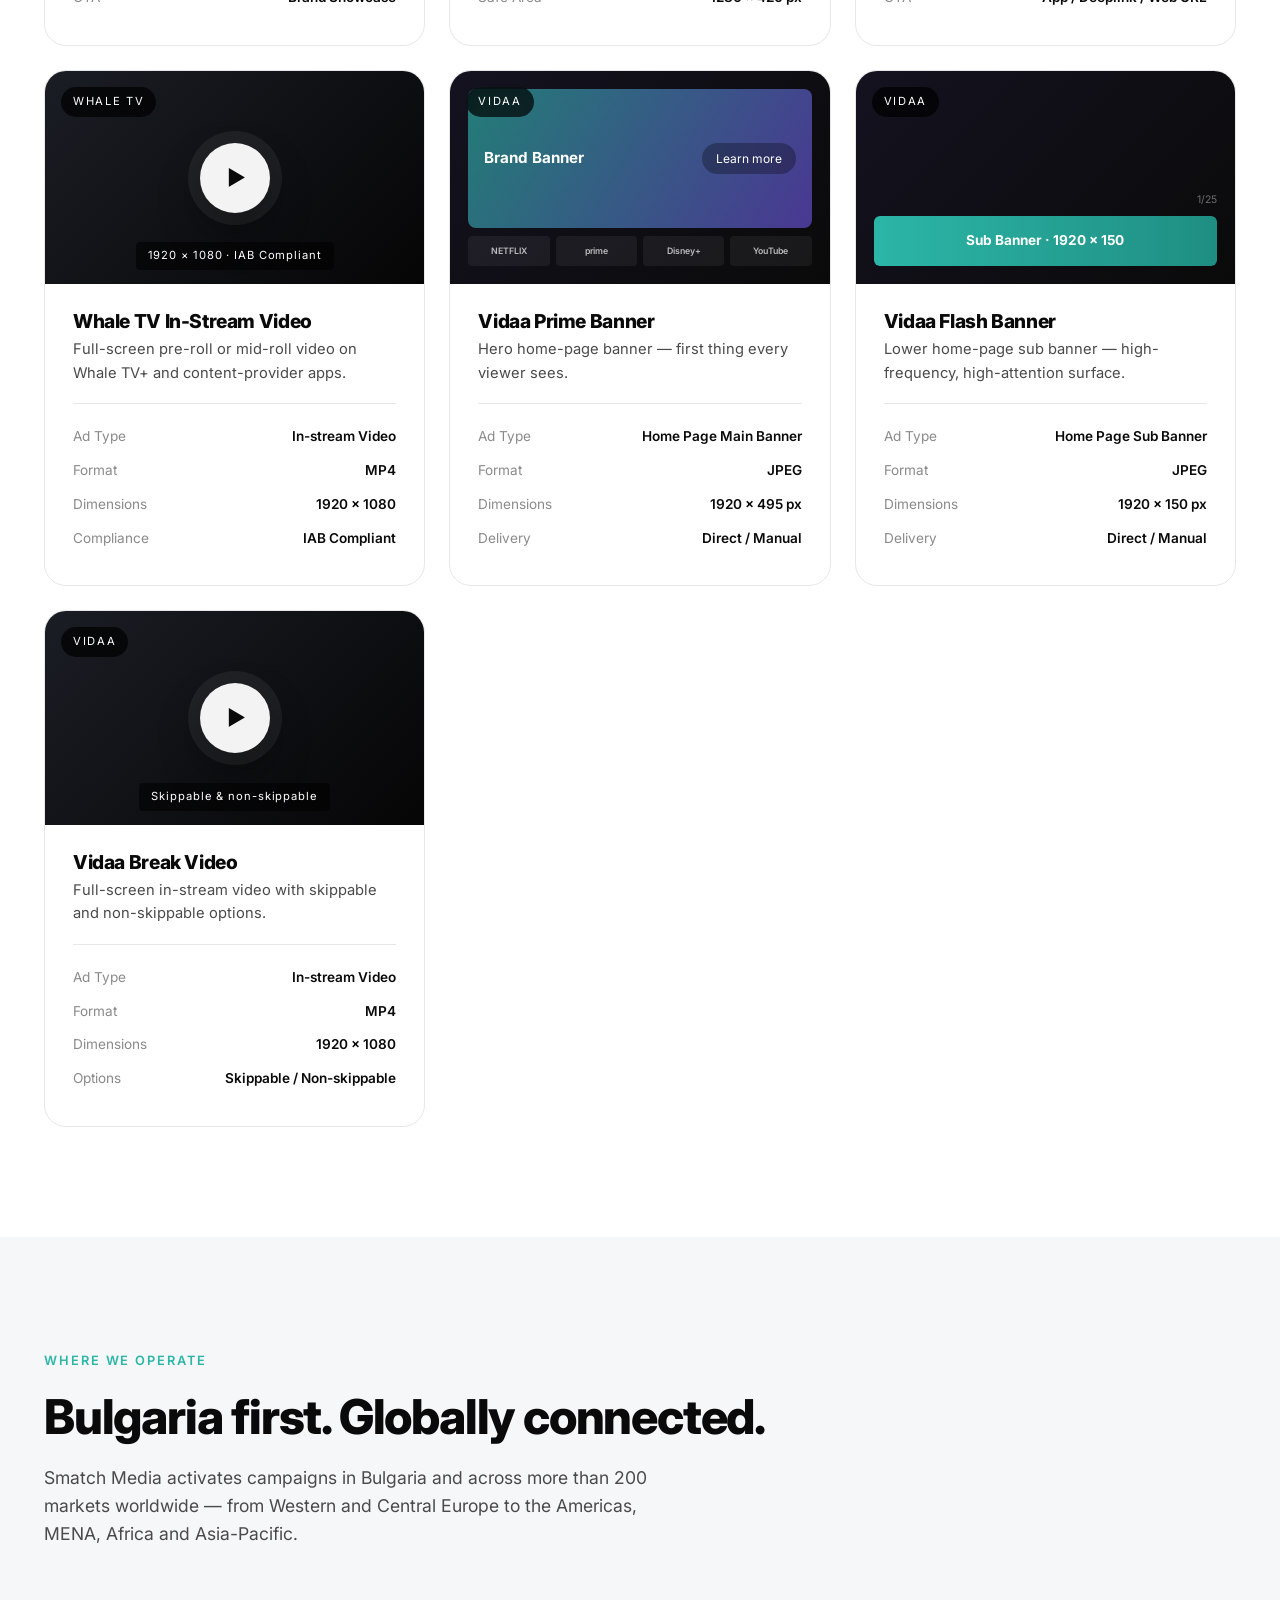
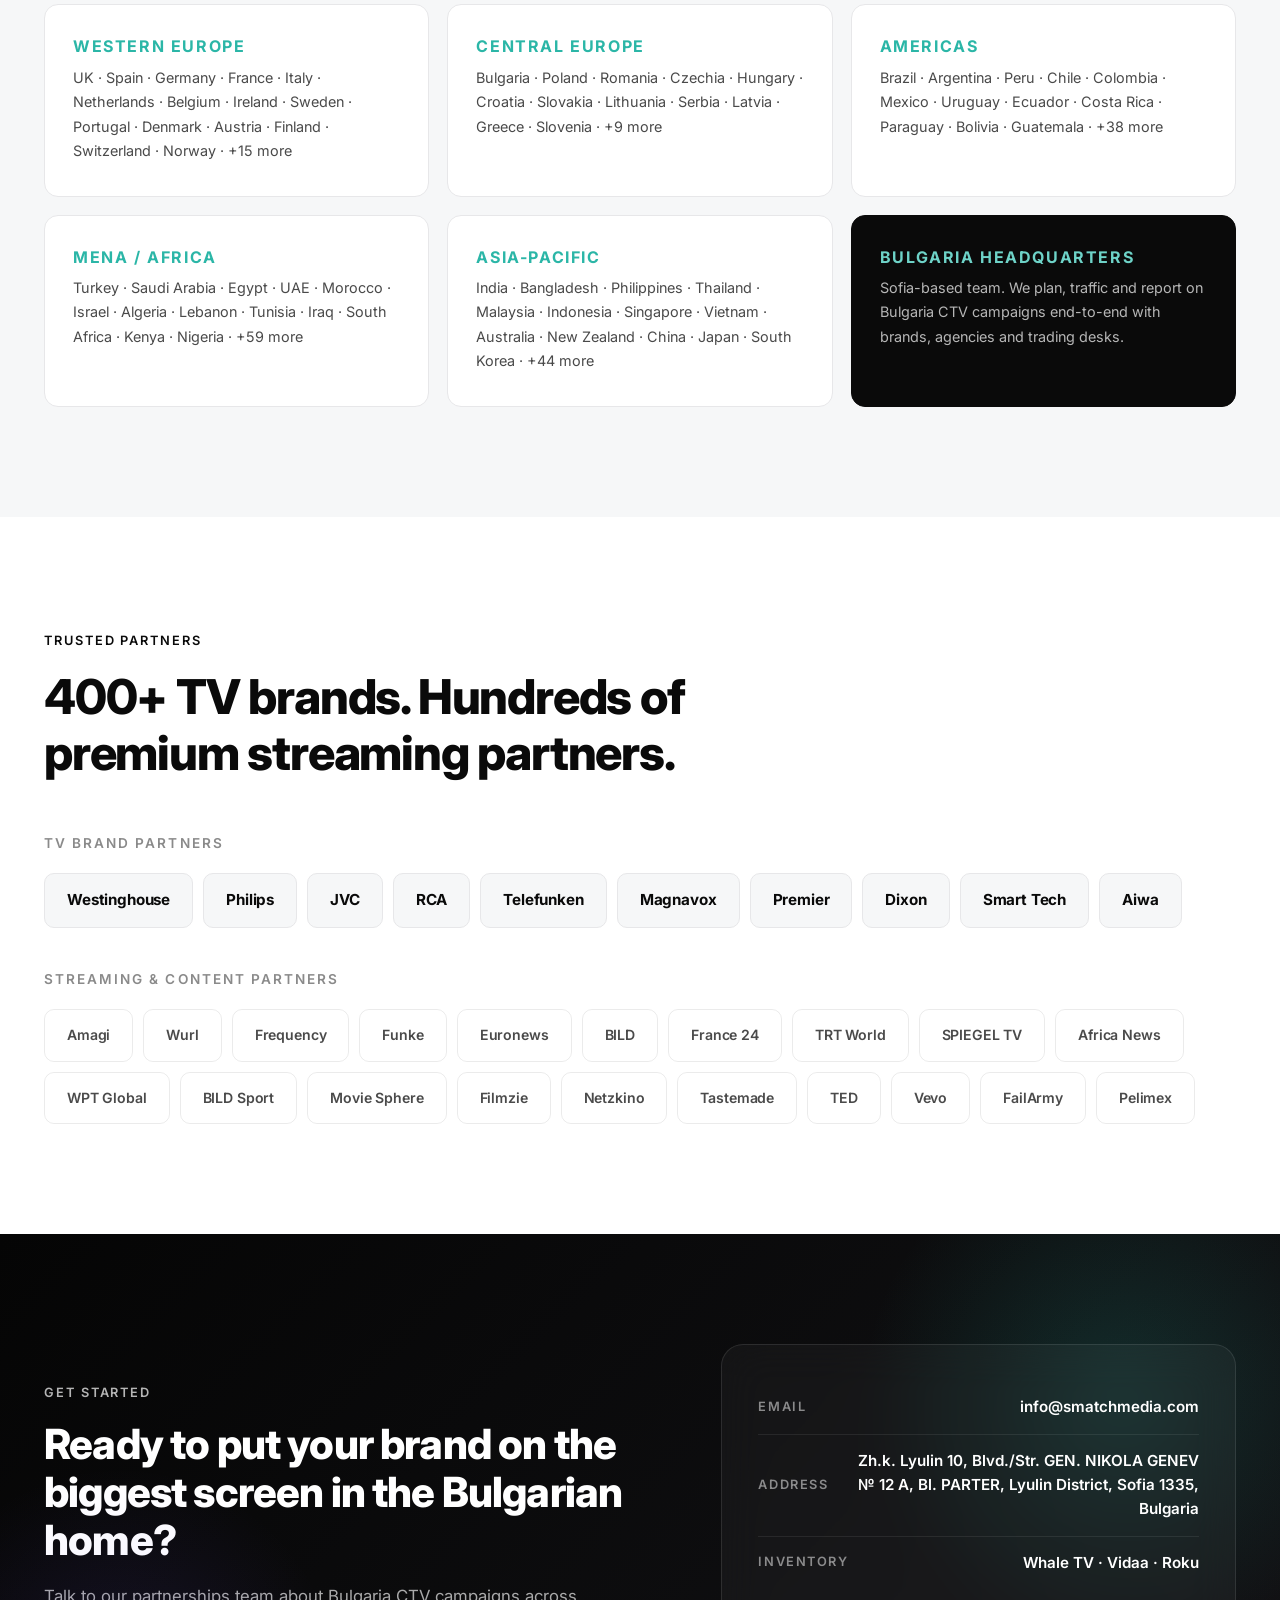
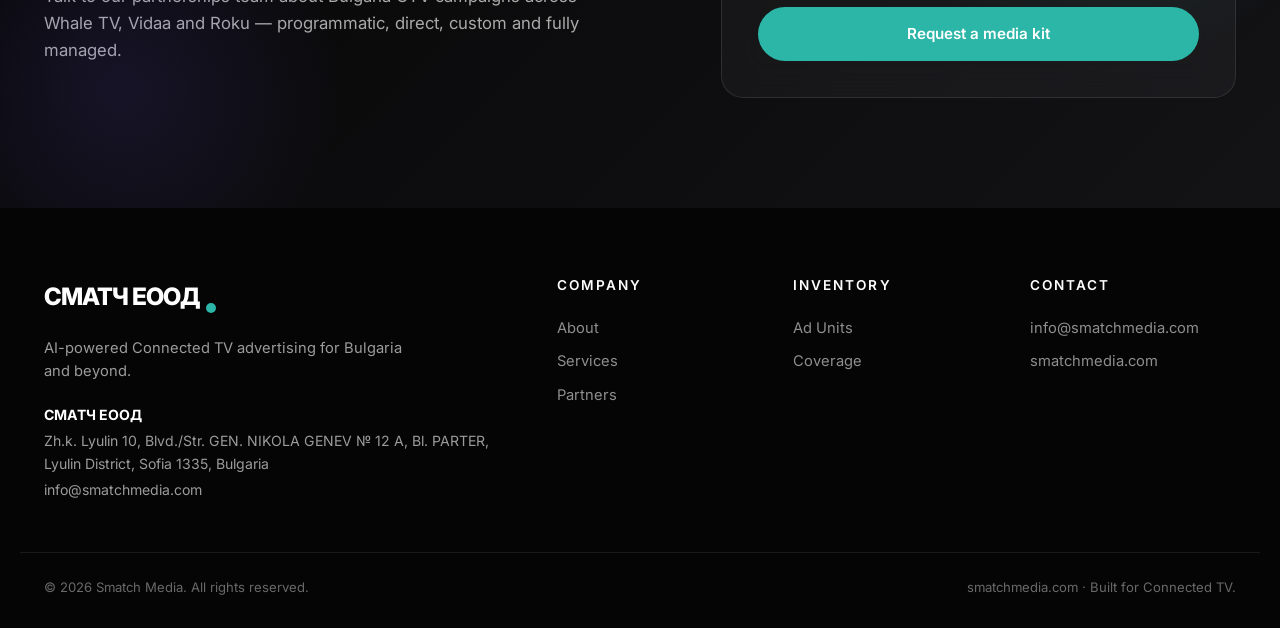
<file: en/index.html>
<!DOCTYPE html>
<html lang="en">
<head>
  <meta charset="UTF-8" />
  <meta name="viewport" content="width=device-width, initial-scale=1.0" />
  <title>Smatch Media Bulgaria — AI-Powered Connected TV Advertising</title>
  <meta name="description" content="Smatch Media Bulgaria delivers AI-powered, data-driven Connected TV advertising across Smart TVs in Bulgaria — Whale TV, Vidaa and Roku inventory, programmatic and direct." />
  <link rel="alternate" hreflang="bg" href="../" />
  <link rel="alternate" hreflang="en" href="./" />
  <link rel="alternate" hreflang="x-default" href="../" />
  <link rel="preconnect" href="https://fonts.googleapis.com">
  <link rel="preconnect" href="https://fonts.gstatic.com" crossorigin>
  <link href="https://fonts.googleapis.com/css2?family=Inter:wght@300;400;500;600;700;800;900&display=swap" rel="stylesheet">
  <link rel="stylesheet" href="../styles.css" />
</head>
<body>

  <!-- Navigation -->
  <header class="nav" id="nav">
    <div class="nav__inner container">
      <a href="#top" class="logo" aria-label="Smatch Media home">
        <span class="logo__text">СМАТЧ ЕООД</span><span class="logo__dot"></span>
      </a>
      <nav class="nav__links" aria-label="Primary">
        <a href="#about">About</a>
        <a href="#services">Services</a>
        <a href="#units">Ad Units</a>
        <a href="#coverage">Coverage</a>
        <a href="#partners">Partners</a>
      </nav>
      <div class="lang-switch" role="group" aria-label="Език / Language">
        <a href="../" hreflang="bg">BG</a>
        <span class="lang-switch__sep" aria-hidden="true">/</span>
        <a class="is-active" aria-current="page">EN</a>
      </div>
      <a href="#contact" class="btn btn--primary nav__cta">Get in touch</a>
      <button class="nav__toggle" aria-label="Toggle menu" aria-expanded="false">
        <span></span><span></span><span></span>
      </button>
    </div>
  </header>

  <!-- Hero -->
  <section class="hero" id="top">
    <div class="hero__bg" aria-hidden="true"></div>
    <div class="container hero__inner">
      <div class="hero__content">
        <span class="eyebrow">Smatch Media Bulgaria · Connected TV · 2026</span>
        <h1 class="hero__title">
          Smart Marketing,<br />
          <span class="grad-text">on the biggest screen.</span>
        </h1>
        <p class="hero__lead">
          Smatch Media is an AI-powered, data-driven advertising partner for
          Bulgaria. We connect brands to engaged households through premium
          Connected TV inventory across Whale TV, Vidaa and Roku — with the
          precision of programmatic and the impact of the living room.
        </p>
        <div class="hero__ctas">
          <a href="#units" class="btn btn--primary">Explore CTV ad units</a>
          <a href="#contact" class="btn btn--ghost">Talk to our team →</a>
        </div>
        <div class="hero__meta">
          <div><strong>46.5M+</strong><span>Monthly Active TVs</span></div>
          <div><strong>400+</strong><span>TV brand partners</span></div>
          <div><strong>100%</strong><span>Viewability</span></div>
        </div>
      </div>
      <div class="hero__visual" aria-hidden="true">
        <div class="tv">
          <div class="tv__screen">
            <div class="tv__row tv__row--featured">
              <div class="tile tile--feature">
                <span class="tile__badge">Sponsored · Smatch</span>
                <span class="tile__title">Brand Showcase</span>
              </div>
            </div>
            <div class="tv__row">
              <div class="tile tile--app netflix">NETFLIX</div>
              <div class="tile tile--app prime">prime</div>
              <div class="tile tile--app disney">Disney+</div>
              <div class="tile tile--app youtube">YouTube</div>
              <div class="tile tile--app whale">whale tv+</div>
            </div>
          </div>
          <div class="tv__stand"></div>
        </div>
      </div>
    </div>
  </section>

  <!-- Stats / Trust bar -->
  <section class="stats">
    <div class="container stats__inner">
      <div class="stat">
        <div class="stat__num">AI</div>
        <div class="stat__label">Data-Driven Targeting</div>
      </div>
      <div class="stat">
        <div class="stat__num">46.5M+</div>
        <div class="stat__label">Monthly Active TVs</div>
      </div>
      <div class="stat">
        <div class="stat__num">400+</div>
        <div class="stat__label">TV brand partners</div>
      </div>
      <div class="stat">
        <div class="stat__num">10–15M</div>
        <div class="stat__label">TVs shipping annually</div>
      </div>
      <div class="stat">
        <div class="stat__num">BG</div>
        <div class="stat__label">Sofia-based team</div>
      </div>
    </div>
  </section>

  <!-- About -->
  <section class="section about" id="about">
    <div class="container two-col">
      <div>
        <span class="eyebrow eyebrow--dark">About Smatch Media</span>
        <h2 class="section__title">Smart marketing, AI at its core.</h2>
      </div>
      <div class="about__copy">
        <p>
          Smatch Media is a Bulgaria-based Connected TV partner combining
          artificial intelligence, programmatic technology and premium TV
          inventory. We plan, traffic and optimise campaigns across the most
          engaging Smart TV ecosystems in Bulgaria — bringing digital
          precision to the largest screen in the home.
        </p>
        <p>
          From AI-powered targeting and 24/7 auto-optimisation to creative
          formats built specifically for CTV, Smatch delivers next-generation
          marketing for brands, agencies and trading desks operating in
          Bulgaria and beyond.
        </p>
      </div>
    </div>

    <div class="container connectors">
      <h3 class="connectors__title">We are the super-connectors of CTV</h3>
      <div class="connectors__grid">
        <div class="connector">
          <div class="connector__icon" aria-hidden="true">👥</div>
          <h4>Consumers</h4>
          <p>Millions of Bulgarian households watching on Smart TVs every day.</p>
        </div>
        <div class="connector">
          <div class="connector__icon" aria-hidden="true">📺</div>
          <h4>TV Brands</h4>
          <p>Westinghouse, Philips, JVC, RCA, Telefunken, Magnavox, Aiwa and 400+ more.</p>
        </div>
        <div class="connector">
          <div class="connector__icon" aria-hidden="true">🎬</div>
          <h4>Content Partners</h4>
          <p>Premium streaming partners delivering thousands of hours of free TV.</p>
        </div>
        <div class="connector">
          <div class="connector__icon" aria-hidden="true">📣</div>
          <h4>Advertisers</h4>
          <p>Brands seeking digital precision with the impact of the biggest screen.</p>
        </div>
      </div>
    </div>
  </section>

  <!-- Services -->
  <section class="section services" id="services">
    <div class="container">
      <div class="section__head">
        <span class="eyebrow">What We Do</span>
        <h2 class="section__title">Next-generation marketing, end-to-end.</h2>
        <p class="section__lead">
          Smatch Media combines data, creative and media buying under one roof —
          from AI-driven targeting to creative production, programmatic delivery
          and transparent reporting.
        </p>
      </div>
      <div class="why__grid">
        <article class="card">
          <span class="card__num">01</span>
          <h3>Data-Driven Marketing</h3>
          <p>Audience-first planning powered by first-party signals, behavioural data and AI-led modelling.</p>
        </article>
        <article class="card">
          <span class="card__num">02</span>
          <h3>Programmatic CTV</h3>
          <p>Premium Smart TV inventory bought and optimised programmatically — direct, PMP and managed-service.</p>
        </article>
        <article class="card">
          <span class="card__num">03</span>
          <h3>AI-Powered Targeting</h3>
          <p>24/7 auto-optimisation, smart targeting and machine-learning bidding for every campaign.</p>
        </article>
        <article class="card">
          <span class="card__num">04</span>
          <h3>Creative for CTV</h3>
          <p>Mastheads, banners and in-stream video produced and trafficked specifically for the TV canvas.</p>
        </article>
        <article class="card">
          <span class="card__num">05</span>
          <h3>Multi-Channel Reach</h3>
          <p>CTV at the core, extended through digital, in-game and audio for full-funnel impact.</p>
        </article>
        <article class="card">
          <span class="card__num">06</span>
          <h3>Transparent Reporting</h3>
          <p>Real-time dashboards, IAB-compliant measurement and brand-safe environments by default.</p>
        </article>
      </div>
    </div>
  </section>

  <!-- Why CTV with Smatch -->
  <section class="section why" id="why">
    <div class="container">
      <div class="section__head">
        <span class="eyebrow">Why Brands Choose Smatch</span>
        <h2 class="section__title">TV-grade attention. Digital-grade performance.</h2>
        <p class="section__lead">
          The largest screen in the home meets the most advanced ad-tech stack.
          Smatch Media combines the reach and impact of TV with the targeting,
          flexibility and measurement of digital.
        </p>
      </div>
      <div class="bullets">
        <div class="bullet"><span class="bullet__dot"></span><div><h4>Reach</h4><p>National Bulgaria coverage via the leading independent Smart TV ecosystems.</p></div></div>
        <div class="bullet"><span class="bullet__dot"></span><div><h4>Engagement</h4><p>Premium home-screen and in-stream placements seen at every TV session.</p></div></div>
        <div class="bullet"><span class="bullet__dot"></span><div><h4>Awareness</h4><p>100% viewable formats on the biggest screen in the home.</p></div></div>
        <div class="bullet"><span class="bullet__dot"></span><div><h4>Flexibility</h4><p>Display, video and native — with deeplinks, custom URLs and brand showcase pages.</p></div></div>
        <div class="bullet"><span class="bullet__dot"></span><div><h4>Digital Capabilities</h4><p>Programmatic buying, AI optimisation and full IAB-standard measurement on the big screen.</p></div></div>
        <div class="bullet"><span class="bullet__dot"></span><div><h4>Brand Safety</h4><p>Premium content partners and curated placements across O&O and content-provider apps.</p></div></div>
      </div>
    </div>
  </section>

  <!-- Ad Units -->
  <section class="section units" id="units">
    <div class="container">
      <div class="section__head">
        <span class="eyebrow">Bulgaria CTV Ad Units · 2026</span>
        <h2 class="section__title">Engaging placements across every screen.</h2>
        <p class="section__lead">
          The most prominent CTV formats and placements for Bulgarian audiences —
          from premium home-screen mastheads on Whale TV, Vidaa and Roku to
          full-screen in-stream video.
        </p>
      </div>

      <div class="units__filter" role="tablist" aria-label="Ad unit categories">
        <button class="chip chip--active" data-filter="all" role="tab" aria-selected="true">All formats</button>
        <button class="chip" data-filter="masthead" role="tab" aria-selected="false">Mastheads</button>
        <button class="chip" data-filter="banner" role="tab" aria-selected="false">Banners</button>
        <button class="chip" data-filter="video" role="tab" aria-selected="false">In-stream Video</button>
      </div>

      <div class="units__grid">

        <article class="unit" data-cat="masthead">
          <div class="unit__brand">Roku</div>
          <div class="unit__visual unit__visual--marquee">
            <div class="marquee">
              <span class="marquee__label">Marquee Ad</span>
              <span class="marquee__cta">Learn more</span>
            </div>
          </div>
          <div class="unit__body">
            <h3>Roku Marquee Ad</h3>
            <p class="unit__desc">Premium home-page main banner with brand showcase landing page.</p>
            <ul class="spec">
              <li><span>Ad Type</span><b>Home Page Main Banner</b></li>
              <li><span>Format</span><b>JPEG / Video</b></li>
              <li><span>Dimensions</span><b>525 × 735 px</b></li>
              <li><span>CTA</span><b>Brand Showcase</b></li>
            </ul>
          </div>
        </article>

        <article class="unit" data-cat="masthead">
          <div class="unit__brand">Whale TV</div>
          <div class="unit__visual unit__visual--whale-mast">
            <div class="zone zone--upper">Upper Zone</div>
            <div class="zone zone--marcom">Marcom Zone · 1280 × 420</div>
            <div class="zone zone--menu">Menu Background · 1280 × 300</div>
          </div>
          <div class="unit__body">
            <h3>Whale TV Masthead</h3>
            <p class="unit__desc">The largest, most premier format on Whale TVs — top of the home screen.</p>
            <ul class="spec">
              <li><span>Ad Type</span><b>Home Page Main Banner</b></li>
              <li><span>Format</span><b>JPEG</b></li>
              <li><span>Dimensions</span><b>1280 × 720 px</b></li>
              <li><span>Safe Area</span><b>1280 × 420 px</b></li>
            </ul>
          </div>
        </article>

        <article class="unit" data-cat="banner">
          <div class="unit__brand">Whale TV</div>
          <div class="unit__visual unit__visual--whale-banner">
            <div class="banner-tile">
              <span class="banner-tile__star">★</span>
              <span class="banner-tile__label">300 × 250</span>
            </div>
            <div class="banner-row">
              <div class="banner-app netflix">NETFLIX</div>
              <div class="banner-app prime">prime</div>
              <div class="banner-app youtube">YouTube</div>
              <div class="banner-app whale">whale tv+</div>
            </div>
          </div>
          <div class="unit__body">
            <h3>Whale TV Banner</h3>
            <p class="unit__desc">Featured on the top row of the main navigation page with click action.</p>
            <ul class="spec">
              <li><span>Ad Type</span><b>Home Page Tile Banner</b></li>
              <li><span>Format</span><b>JPEG / Video / Image</b></li>
              <li><span>Dimensions</span><b>300 × 250 px</b></li>
              <li><span>CTA</span><b>App / Deeplink / Web URL</b></li>
            </ul>
          </div>
        </article>

        <article class="unit" data-cat="video">
          <div class="unit__brand">Whale TV</div>
          <div class="unit__visual unit__visual--video">
            <div class="play">
              <span class="play__icon">▶</span>
            </div>
            <span class="video-tag">1920 × 1080 · IAB Compliant</span>
          </div>
          <div class="unit__body">
            <h3>Whale TV In-Stream Video</h3>
            <p class="unit__desc">Full-screen pre-roll or mid-roll video on Whale TV+ and content-provider apps.</p>
            <ul class="spec">
              <li><span>Ad Type</span><b>In-stream Video</b></li>
              <li><span>Format</span><b>MP4</b></li>
              <li><span>Dimensions</span><b>1920 × 1080</b></li>
              <li><span>Compliance</span><b>IAB Compliant</b></li>
            </ul>
          </div>
        </article>

        <article class="unit" data-cat="masthead">
          <div class="unit__brand">Vidaa</div>
          <div class="unit__visual unit__visual--vidaa-prime">
            <div class="vidaa-banner">
              <span class="vidaa-banner__title">Brand Banner</span>
              <span class="vidaa-banner__cta">Learn more</span>
            </div>
            <div class="vidaa-row">
              <span>NETFLIX</span><span>prime</span><span>Disney+</span><span>YouTube</span>
            </div>
          </div>
          <div class="unit__body">
            <h3>Vidaa Prime Banner</h3>
            <p class="unit__desc">Hero home-page banner — first thing every viewer sees.</p>
            <ul class="spec">
              <li><span>Ad Type</span><b>Home Page Main Banner</b></li>
              <li><span>Format</span><b>JPEG</b></li>
              <li><span>Dimensions</span><b>1920 × 495 px</b></li>
              <li><span>Delivery</span><b>Direct / Manual</b></li>
            </ul>
          </div>
        </article>

        <article class="unit" data-cat="banner">
          <div class="unit__brand">Vidaa</div>
          <div class="unit__visual unit__visual--vidaa-flash">
            <div class="flash-row"><span>1/25</span></div>
            <div class="flash-banner">Sub Banner · 1920 × 150</div>
          </div>
          <div class="unit__body">
            <h3>Vidaa Flash Banner</h3>
            <p class="unit__desc">Lower home-page sub banner — high-frequency, high-attention surface.</p>
            <ul class="spec">
              <li><span>Ad Type</span><b>Home Page Sub Banner</b></li>
              <li><span>Format</span><b>JPEG</b></li>
              <li><span>Dimensions</span><b>1920 × 150 px</b></li>
              <li><span>Delivery</span><b>Direct / Manual</b></li>
            </ul>
          </div>
        </article>

        <article class="unit" data-cat="video">
          <div class="unit__brand">Vidaa</div>
          <div class="unit__visual unit__visual--video">
            <div class="play"><span class="play__icon">▶</span></div>
            <span class="video-tag">Skippable & non-skippable</span>
          </div>
          <div class="unit__body">
            <h3>Vidaa Break Video</h3>
            <p class="unit__desc">Full-screen in-stream video with skippable and non-skippable options.</p>
            <ul class="spec">
              <li><span>Ad Type</span><b>In-stream Video</b></li>
              <li><span>Format</span><b>MP4</b></li>
              <li><span>Dimensions</span><b>1920 × 1080</b></li>
              <li><span>Options</span><b>Skippable / Non-skippable</b></li>
            </ul>
          </div>
        </article>

      </div>
    </div>
  </section>

  <!-- Coverage -->
  <section class="section coverage" id="coverage">
    <div class="container">
      <div class="section__head">
        <span class="eyebrow">Where We Operate</span>
        <h2 class="section__title">Bulgaria first. Globally connected.</h2>
        <p class="section__lead">
          Smatch Media activates campaigns in Bulgaria and across more than
          200 markets worldwide — from Western and Central Europe to the
          Americas, MENA, Africa and Asia-Pacific.
        </p>
      </div>

      <div class="coverage__grid">
        <div class="region">
          <h4>Western Europe</h4>
          <p>UK · Spain · Germany · France · Italy · Netherlands · Belgium · Ireland · Sweden · Portugal · Denmark · Austria · Finland · Switzerland · Norway · +15 more</p>
        </div>
        <div class="region">
          <h4>Central Europe</h4>
          <p>Bulgaria · Poland · Romania · Czechia · Hungary · Croatia · Slovakia · Lithuania · Serbia · Latvia · Greece · Slovenia · +9 more</p>
        </div>
        <div class="region">
          <h4>Americas</h4>
          <p>Brazil · Argentina · Peru · Chile · Colombia · Mexico · Uruguay · Ecuador · Costa Rica · Paraguay · Bolivia · Guatemala · +38 more</p>
        </div>
        <div class="region">
          <h4>MENA / Africa</h4>
          <p>Turkey · Saudi Arabia · Egypt · UAE · Morocco · Israel · Algeria · Lebanon · Tunisia · Iraq · South Africa · Kenya · Nigeria · +59 more</p>
        </div>
        <div class="region">
          <h4>Asia-Pacific</h4>
          <p>India · Bangladesh · Philippines · Thailand · Malaysia · Indonesia · Singapore · Vietnam · Australia · New Zealand · China · Japan · South Korea · +44 more</p>
        </div>
        <div class="region region--accent">
          <h4>Bulgaria Headquarters</h4>
          <p>Sofia-based team. We plan, traffic and report on Bulgaria CTV campaigns end-to-end with brands, agencies and trading desks.</p>
        </div>
      </div>
    </div>
  </section>

  <!-- Partners -->
  <section class="section partners" id="partners">
    <div class="container">
      <div class="section__head">
        <span class="eyebrow eyebrow--dark">Trusted Partners</span>
        <h2 class="section__title">400+ TV brands. Hundreds of premium streaming partners.</h2>
      </div>

      <div class="partners__group">
        <h4>TV Brand Partners</h4>
        <div class="logos">
          <span>Westinghouse</span><span>Philips</span><span>JVC</span><span>RCA</span>
          <span>Telefunken</span><span>Magnavox</span><span>Premier</span><span>Dixon</span>
          <span>Smart Tech</span><span>Aiwa</span>
        </div>
      </div>

      <div class="partners__group">
        <h4>Streaming &amp; Content Partners</h4>
        <div class="logos logos--alt">
          <span>Amagi</span><span>Wurl</span><span>Frequency</span><span>Funke</span>
          <span>Euronews</span><span>BILD</span><span>France 24</span><span>TRT World</span>
          <span>SPIEGEL TV</span><span>Africa News</span><span>WPT Global</span><span>BILD Sport</span>
          <span>Movie Sphere</span><span>Filmzie</span><span>Netzkino</span><span>Tastemade</span>
          <span>TED</span><span>Vevo</span><span>FailArmy</span><span>Pelimex</span>
        </div>
      </div>
    </div>
  </section>

  <!-- CTA / Contact -->
  <section class="section cta" id="contact">
    <div class="container cta__inner">
      <div class="cta__copy">
        <span class="eyebrow eyebrow--light">Get Started</span>
        <h2>Ready to put your brand on the biggest screen in the Bulgarian home?</h2>
        <p>Talk to our partnerships team about Bulgaria CTV campaigns across Whale TV, Vidaa and Roku — programmatic, direct, custom and fully managed.</p>
      </div>
      <div class="cta__card">
        <div class="cta__row">
          <span class="cta__label">Email</span>
          <a class="cta__value" href="mailto:info@smatchmedia.com">info@smatchmedia.com</a>
        </div>
        <div class="cta__row">
          <span class="cta__label">Address</span>
          <span class="cta__value">Zh.k. Lyulin 10, Blvd./Str. GEN. NIKOLA GENEV № 12 A, Bl. PARTER, Lyulin District, Sofia 1335, Bulgaria</span>
        </div>
        <div class="cta__row">
          <span class="cta__label">Inventory</span>
          <span class="cta__value">Whale TV · Vidaa · Roku</span>
        </div>
        <a href="mailto:info@smatchmedia.com?subject=Bulgaria%20CTV%20Campaign%20Enquiry" class="btn btn--primary btn--block">Request a media kit</a>
      </div>
    </div>
  </section>

  <!-- Footer -->
  <footer class="footer">
    <div class="container footer__inner">
      <div class="footer__brand">
        <a href="#top" class="logo logo--light">
          <span class="logo__text">СМАТЧ ЕООД</span><span class="logo__dot"></span>
        </a>
        <p>AI-powered Connected TV advertising for Bulgaria and beyond.</p>
        <div class="footer__addr">
          <strong>СМАТЧ ЕООД</strong>
          <span>Zh.k. Lyulin 10, Blvd./Str. GEN. NIKOLA GENEV № 12 A, Bl. PARTER, Lyulin District, Sofia 1335, Bulgaria</span>
          <span>info@smatchmedia.com</span>
        </div>
      </div>
      <div class="footer__cols">
        <div>
          <h5>Company</h5>
          <a href="#about">About</a>
          <a href="#services">Services</a>
          <a href="#partners">Partners</a>
        </div>
        <div>
          <h5>Inventory</h5>
          <a href="#units">Ad Units</a>
          <a href="#coverage">Coverage</a>
        </div>
        <div>
          <h5>Contact</h5>
          <a href="mailto:info@smatchmedia.com">info@smatchmedia.com</a>
          <a href="https://smatchmedia.com">smatchmedia.com</a>
        </div>
      </div>
    </div>
    <div class="footer__bottom container">
      <span>© 2026 Smatch Media. All rights reserved.</span>
      <span>smatchmedia.com · Built for Connected TV.</span>
    </div>
  </footer>

  <script src="../script.js"></script>
</body>
</html>
</file>
<file: styles.css>
/* ===== Reset & base ===== */
*, *::before, *::after { box-sizing: border-box; }
html { scroll-behavior: smooth; }
body {
  margin: 0;
  font-family: 'Inter', -apple-system, BlinkMacSystemFont, 'Segoe UI', Roboto, sans-serif;
  font-weight: 400;
  color: #0a0a0a;
  background: #ffffff;
  line-height: 1.6;
  -webkit-font-smoothing: antialiased;
  -moz-osx-font-smoothing: grayscale;
}
img { max-width: 100%; display: block; }
a { color: inherit; text-decoration: none; transition: color .2s ease; }
button { font-family: inherit; cursor: pointer; border: 0; background: transparent; }
h1, h2, h3, h4, h5 { margin: 0 0 .5em; line-height: 1.15; letter-spacing: -.02em; font-weight: 800; }
p { margin: 0 0 1em; }

/* ===== Tokens (Smatch Media palette) ===== */
:root {
  --bg: #ffffff;
  --bg-soft: #f6f7f8;
  --bg-dark: #0a0a0a;
  --bg-darker: #050505;
  --ink: #0a0a0a;
  --ink-soft: #4a4a4a;
  --ink-muted: #8a8a8a;
  --line: #e7e7e9;
  --line-dark: #1f1f23;
  --teal: #2BB6A7;        /* Smatch primary accent (the dot) */
  --teal-700: #1f8e82;
  --teal-300: #6ed3c8;
  --violet: #7C5CFF;      /* secondary accent */
  --pink: #ff0c6c;        /* tertiary (Whale TV mock) */
  --radius: 14px;
  --radius-lg: 22px;
  --shadow-sm: 0 1px 2px rgba(0,0,0,.05);
  --shadow-md: 0 8px 30px rgba(0,0,0,.08);
  --shadow-lg: 0 20px 60px rgba(0,0,0,.18);
  --max: 1240px;
}

/* ===== Layout ===== */
.container {
  width: 100%;
  max-width: var(--max);
  margin: 0 auto;
  padding: 0 24px;
}
.section { padding: 110px 0; }
.section__head {
  max-width: 760px;
  margin: 0 0 56px;
}
.section__title {
  font-size: clamp(2rem, 4vw, 3rem);
  font-weight: 800;
  letter-spacing: -.025em;
  margin-bottom: .4em;
}
.section__lead {
  font-size: 1.1rem;
  color: var(--ink-soft);
  max-width: 640px;
}
.eyebrow {
  display: inline-block;
  font-size: .8rem;
  font-weight: 600;
  text-transform: uppercase;
  letter-spacing: .15em;
  color: var(--teal);
  margin-bottom: 18px;
}
.eyebrow--dark { color: var(--ink); }
.eyebrow--light { color: rgba(255,255,255,.7); }

/* ===== Buttons ===== */
.btn {
  display: inline-flex;
  align-items: center;
  justify-content: center;
  gap: 8px;
  padding: 14px 26px;
  border-radius: 999px;
  font-weight: 600;
  font-size: .95rem;
  transition: transform .15s ease, background .2s ease, color .2s ease, box-shadow .2s ease;
  white-space: nowrap;
  border: 1.5px solid transparent;
}
.btn--primary { background: var(--ink); color: #fff; }
.btn--primary:hover { background: var(--teal); transform: translateY(-1px); box-shadow: 0 12px 30px rgba(43,182,167,.35); }
.btn--ghost { color: var(--ink); border-color: rgba(0,0,0,.15); }
.btn--ghost:hover { border-color: var(--ink); transform: translateY(-1px); }
.btn--block { width: 100%; margin-top: 18px; }

/* ===== Smatch Logo ===== */
.logo {
  display: inline-flex;
  align-items: baseline;
  gap: 4px;
  font-weight: 800;
  font-size: 1.5rem;
  letter-spacing: -.04em;
  color: var(--ink);
  font-family: 'Inter', sans-serif;
}
.logo__text {
  font-weight: 800;
}
.logo__dot {
  width: 10px;
  height: 10px;
  border-radius: 50%;
  background: var(--teal);
  display: inline-block;
  margin-left: 2px;
  flex-shrink: 0;
  align-self: flex-end;
  margin-bottom: 4px;
  box-shadow: 0 0 0 0 rgba(43,182,167,.5);
  animation: pulse 2.4s ease-in-out infinite;
}
@keyframes pulse {
  0%, 100% { box-shadow: 0 0 0 0 rgba(43,182,167,.4); }
  50% { box-shadow: 0 0 0 6px rgba(43,182,167,0); }
}
.logo--light { color: #fff; }

/* ===== Nav ===== */
.nav {
  position: fixed;
  top: 0; left: 0; right: 0;
  z-index: 50;
  padding: 18px 0;
  transition: background .25s ease, box-shadow .25s ease, padding .25s ease;
  backdrop-filter: blur(0);
}
.nav.is-scrolled {
  background: rgba(255,255,255,.85);
  backdrop-filter: saturate(180%) blur(14px);
  box-shadow: 0 1px 0 rgba(0,0,0,.06);
  padding: 12px 0;
}
.nav__inner {
  display: flex;
  align-items: center;
  justify-content: space-between;
  gap: 24px;
}
.nav__links {
  display: flex;
  gap: 32px;
  margin-left: auto;
  margin-right: 24px;
}
.nav__links a {
  font-size: .92rem;
  font-weight: 500;
  color: var(--ink-soft);
}
.nav__links a:hover { color: var(--ink); }
.nav__cta { padding: 10px 20px; font-size: .88rem; }

.lang-switch {
  display: flex;
  align-items: center;
  gap: 2px;
  margin-right: 16px;
  font-size: .85rem;
  font-weight: 600;
  letter-spacing: .02em;
}
.lang-switch a {
  color: var(--ink-muted);
  padding: 6px 10px;
  border-radius: 8px;
  transition: color .2s ease, background .2s ease;
}
.lang-switch a:hover { color: var(--ink); }
.lang-switch a.is-active {
  color: var(--ink);
  background: var(--bg-soft);
}
.lang-switch__sep {
  color: var(--ink-muted);
  opacity: .4;
}

.nav__toggle {
  display: none;
  width: 40px; height: 40px;
  flex-direction: column;
  gap: 5px;
  align-items: center;
  justify-content: center;
}
.nav__toggle span {
  display: block;
  width: 22px; height: 2px;
  background: var(--ink);
  transition: transform .2s ease, opacity .2s ease;
}

/* ===== Hero ===== */
.hero {
  position: relative;
  padding: 160px 0 90px;
  overflow: hidden;
  background:
    radial-gradient(1100px 600px at 85% -10%, rgba(43,182,167,.10) 0%, transparent 60%),
    radial-gradient(800px 500px at 0% 80%, rgba(124,92,255,.06) 0%, transparent 55%),
    linear-gradient(180deg, #ffffff 0%, #f8faf9 100%);
}
.hero__bg {
  position: absolute;
  inset: 0;
  background-image:
    radial-gradient(circle at 20% 30%, rgba(43,182,167,.06) 0%, transparent 35%),
    radial-gradient(circle at 80% 70%, rgba(124,92,255,.05) 0%, transparent 30%);
  pointer-events: none;
}
.hero__inner {
  position: relative;
  display: grid;
  grid-template-columns: 1.05fr 1fr;
  gap: 60px;
  align-items: center;
}
.hero__title {
  font-size: clamp(2.5rem, 5.5vw, 4.5rem);
  font-weight: 900;
  letter-spacing: -.035em;
  line-height: 1.02;
  margin-bottom: 24px;
}
.grad-text {
  background: linear-gradient(135deg, var(--teal) 0%, #4dd6c8 50%, var(--violet) 100%);
  -webkit-background-clip: text;
  background-clip: text;
  color: transparent;
}
.hero__lead {
  font-size: 1.15rem;
  color: var(--ink-soft);
  max-width: 560px;
  margin-bottom: 36px;
}
.hero__ctas {
  display: flex;
  gap: 14px;
  margin-bottom: 56px;
  flex-wrap: wrap;
}
.hero__meta {
  display: flex;
  gap: 40px;
  flex-wrap: wrap;
  padding-top: 28px;
  border-top: 1px solid var(--line);
}
.hero__meta div { display: flex; flex-direction: column; }
.hero__meta strong {
  font-size: 1.6rem;
  font-weight: 800;
  color: var(--ink);
  letter-spacing: -.02em;
}
.hero__meta span {
  font-size: .82rem;
  color: var(--ink-muted);
  text-transform: uppercase;
  letter-spacing: .1em;
  margin-top: 4px;
}

/* ===== Hero TV mock ===== */
.hero__visual {
  display: flex;
  justify-content: center;
  align-items: center;
}
.tv {
  width: 100%;
  max-width: 540px;
  aspect-ratio: 16/10;
  position: relative;
}
.tv__screen {
  width: 100%;
  height: 100%;
  background: linear-gradient(160deg, #1a1d24 0%, #0a0c12 100%);
  border-radius: 14px;
  border: 4px solid #0a0a0a;
  box-shadow: var(--shadow-lg), inset 0 0 0 1px rgba(255,255,255,.05);
  padding: 18px;
  display: flex;
  flex-direction: column;
  gap: 14px;
  overflow: hidden;
}
.tv__row { display: flex; gap: 10px; }
.tv__row--featured { flex: 1; }
.tile {
  flex: 1;
  border-radius: 10px;
  display: flex;
  align-items: center;
  justify-content: center;
  font-weight: 700;
  font-size: .8rem;
  color: #fff;
  position: relative;
  overflow: hidden;
}
.tile--feature {
  flex-direction: column;
  background: linear-gradient(135deg, var(--teal) 0%, #4dd6c8 60%, var(--violet) 100%);
  font-size: 1.4rem;
  letter-spacing: -.02em;
  position: relative;
}
.tile--feature::after {
  content: '';
  position: absolute;
  inset: 0;
  background: radial-gradient(circle at 30% 30%, rgba(255,255,255,.18) 0%, transparent 50%);
}
.tile__badge {
  position: absolute;
  top: 12px; left: 12px;
  background: rgba(0,0,0,.4);
  backdrop-filter: blur(6px);
  padding: 4px 10px;
  border-radius: 999px;
  font-size: .65rem;
  text-transform: uppercase;
  letter-spacing: .12em;
  font-weight: 600;
}
.tile--app { font-size: .7rem; min-height: 50px; }
.tile.netflix { background: #e50914; }
.tile.prime { background: #00a8e1; }
.tile.disney { background: #1f2960; }
.tile.youtube { background: #ff0000; }
.tile.whale { background: var(--pink); }

.tv__stand {
  position: absolute;
  bottom: -14px;
  left: 50%;
  transform: translateX(-50%);
  width: 30%;
  height: 14px;
  background: #0a0a0a;
  border-radius: 0 0 6px 6px;
}

/* ===== Stats ===== */
.stats {
  background: var(--bg-dark);
  color: #fff;
  padding: 50px 0;
}
.stats__inner {
  display: grid;
  grid-template-columns: repeat(5, 1fr);
  gap: 24px;
  text-align: center;
}
.stat__num {
  font-size: clamp(1.5rem, 2.5vw, 2.2rem);
  font-weight: 800;
  letter-spacing: -.025em;
  background: linear-gradient(135deg, #fff 0%, #b0b0b0 100%);
  -webkit-background-clip: text;
  background-clip: text;
  color: transparent;
}
.stat__label {
  font-size: .85rem;
  color: rgba(255,255,255,.55);
  text-transform: uppercase;
  letter-spacing: .12em;
  margin-top: 6px;
}

/* ===== About ===== */
.about { background: #fff; }
.two-col {
  display: grid;
  grid-template-columns: 1fr 1.2fr;
  gap: 60px;
  align-items: start;
  margin-bottom: 90px;
}
.about__copy p {
  font-size: 1.08rem;
  color: var(--ink-soft);
}
.about__copy p:last-child { margin-bottom: 0; }

.connectors {
  background: var(--bg-soft);
  padding: 60px;
  border-radius: var(--radius-lg);
}
.connectors__title {
  font-size: 1.4rem;
  margin-bottom: 36px;
  text-align: center;
}
.connectors__grid {
  display: grid;
  grid-template-columns: repeat(4, 1fr);
  gap: 24px;
}
.connector {
  background: #fff;
  padding: 28px 24px;
  border-radius: var(--radius);
  text-align: left;
  transition: transform .25s ease, box-shadow .25s ease;
}
.connector:hover {
  transform: translateY(-4px);
  box-shadow: var(--shadow-md);
}
.connector__icon {
  font-size: 1.8rem;
  margin-bottom: 14px;
}
.connector h4 { font-size: 1.05rem; margin-bottom: 6px; }
.connector p { font-size: .92rem; color: var(--ink-soft); margin: 0; }

/* ===== Services (light section) ===== */
.services { background: var(--bg-soft); }
.why__grid {
  display: grid;
  grid-template-columns: repeat(3, 1fr);
  gap: 20px;
}
.services .card {
  background: #fff;
  border: 1px solid var(--line);
  padding: 36px 30px;
  border-radius: var(--radius);
  transition: border-color .25s ease, transform .25s ease, box-shadow .25s ease;
}
.services .card:hover {
  border-color: var(--teal);
  transform: translateY(-4px);
  box-shadow: 0 12px 36px rgba(43,182,167,.10);
}
.services .card__num {
  display: block;
  font-size: .8rem;
  color: var(--teal);
  font-weight: 700;
  letter-spacing: .15em;
  margin-bottom: 14px;
}
.services .card h3 { color: var(--ink); font-size: 1.2rem; margin-bottom: 10px; }
.services .card p { color: var(--ink-soft); font-size: .95rem; margin: 0; }

/* ===== Why (dark with bullet list) ===== */
.why {
  background: var(--bg-dark);
  color: #fff;
}
.why .section__title { color: #fff; }
.why .section__lead { color: rgba(255,255,255,.65); }
.bullets {
  display: grid;
  grid-template-columns: repeat(2, 1fr);
  gap: 28px 60px;
}
.bullet {
  display: flex;
  gap: 18px;
  align-items: flex-start;
}
.bullet__dot {
  width: 12px; height: 12px;
  border-radius: 50%;
  background: var(--teal);
  margin-top: 8px;
  flex-shrink: 0;
  box-shadow: 0 0 0 4px rgba(43,182,167,.18);
}
.bullet h4 { font-size: 1.1rem; margin-bottom: 4px; color: #fff; }
.bullet p { color: rgba(255,255,255,.6); font-size: .95rem; margin: 0; }

/* ===== Units ===== */
.units { background: #fff; }
.units__filter {
  display: flex;
  gap: 10px;
  flex-wrap: wrap;
  margin-bottom: 40px;
}
.chip {
  padding: 10px 20px;
  border-radius: 999px;
  background: #fff;
  border: 1px solid var(--line);
  font-size: .9rem;
  font-weight: 500;
  color: var(--ink-soft);
  transition: all .2s ease;
}
.chip:hover { border-color: var(--ink); color: var(--ink); }
.chip--active { background: var(--ink); color: #fff; border-color: var(--ink); }

.units__grid {
  display: grid;
  grid-template-columns: repeat(3, 1fr);
  gap: 24px;
}
.unit {
  background: #fff;
  border-radius: var(--radius-lg);
  overflow: hidden;
  border: 1px solid var(--line);
  transition: transform .3s ease, box-shadow .3s ease, border-color .3s ease;
  display: flex;
  flex-direction: column;
}
.unit:hover {
  transform: translateY(-6px);
  box-shadow: var(--shadow-md);
  border-color: var(--teal-300);
}
.unit__brand {
  position: absolute;
  top: 16px; left: 16px;
  background: rgba(0,0,0,.7);
  backdrop-filter: blur(8px);
  color: #fff;
  font-size: .7rem;
  text-transform: uppercase;
  letter-spacing: .15em;
  padding: 6px 12px;
  border-radius: 999px;
  z-index: 2;
}
.unit__visual {
  position: relative;
  aspect-ratio: 16/9;
  background: linear-gradient(135deg, #1a1d24 0%, #0a0c12 100%);
  display: flex;
  align-items: center;
  justify-content: center;
  overflow: hidden;
}
.unit__body { padding: 26px 28px 30px; flex: 1; display: flex; flex-direction: column; }
.unit__body h3 { font-size: 1.2rem; margin-bottom: 6px; }
.unit__desc { color: var(--ink-soft); font-size: .92rem; margin-bottom: 18px; }
.spec {
  list-style: none;
  padding: 0;
  margin: auto 0 0;
  border-top: 1px solid var(--line);
  padding-top: 16px;
}
.spec li {
  display: flex;
  justify-content: space-between;
  padding: 6px 0;
  font-size: .85rem;
}
.spec li span { color: var(--ink-muted); }
.spec li b { color: var(--ink); font-weight: 600; text-align: right; }

/* Unit visuals */
.unit__visual--marquee {
  background: linear-gradient(135deg, #5b1a8b 0%, #2d0f4a 100%);
}
.marquee {
  width: 60%;
  aspect-ratio: 525/735;
  max-height: 80%;
  background: linear-gradient(180deg, var(--teal) 0%, var(--teal-700) 100%);
  border-radius: 8px;
  padding: 14px;
  display: flex;
  flex-direction: column;
  justify-content: space-between;
  color: #fff;
  box-shadow: 0 10px 30px rgba(0,0,0,.4);
}
.marquee__label { font-size: .7rem; text-transform: uppercase; letter-spacing: .15em; opacity: .85; }
.marquee__cta {
  background: rgba(0,0,0,.3);
  border: 1px solid rgba(255,255,255,.3);
  padding: 6px 12px;
  border-radius: 999px;
  font-size: .75rem;
  align-self: flex-start;
}

.unit__visual--whale-mast {
  flex-direction: column;
  gap: 6px;
  padding: 16px;
  align-items: stretch;
  justify-content: stretch;
}
.zone {
  border-radius: 6px;
  padding: 10px 14px;
  font-size: .7rem;
  font-weight: 600;
  text-transform: uppercase;
  letter-spacing: .1em;
  color: #fff;
}
.zone--upper { background: rgba(124,92,255,.6); }
.zone--marcom { background: rgba(43,182,167,.6); flex: 1; display: flex; align-items: center; }
.zone--menu { background: rgba(255,255,255,.1); border: 1px solid rgba(255,255,255,.15); }

.unit__visual--whale-banner {
  flex-direction: column;
  padding: 18px;
  align-items: stretch;
  gap: 10px;
}
.banner-tile {
  flex: 1;
  background: linear-gradient(135deg, var(--pink) 0%, #c20057 100%);
  border-radius: 8px;
  display: flex;
  flex-direction: column;
  align-items: center;
  justify-content: center;
  color: #fff;
  gap: 6px;
}
.banner-tile__star { font-size: 1.6rem; }
.banner-tile__label { font-size: .7rem; opacity: .8; letter-spacing: .12em; }
.banner-row { display: flex; gap: 6px; }
.banner-app {
  flex: 1;
  background: rgba(255,255,255,.08);
  border-radius: 4px;
  padding: 8px 4px;
  font-size: .55rem;
  color: rgba(255,255,255,.7);
  text-align: center;
  font-weight: 600;
}

.unit__visual--video { background: linear-gradient(135deg, #1a1d24 0%, #050505 100%); }
.play {
  width: 70px; height: 70px;
  border-radius: 50%;
  background: rgba(255,255,255,.95);
  display: flex; align-items: center; justify-content: center;
  box-shadow: 0 0 0 12px rgba(255,255,255,.06), 0 20px 40px rgba(0,0,0,.4);
}
.play__icon { font-size: 1.3rem; color: #0a0a0a; margin-left: 4px; }
.video-tag {
  position: absolute;
  bottom: 14px;
  background: rgba(0,0,0,.6);
  color: #fff;
  font-size: .7rem;
  padding: 5px 12px;
  border-radius: 4px;
  letter-spacing: .08em;
}

.unit__visual--vidaa-prime {
  flex-direction: column;
  padding: 18px;
  align-items: stretch;
  gap: 8px;
  background: linear-gradient(135deg, #14121f 0%, #0a0a0a 100%);
}
.vidaa-banner {
  flex: 1;
  background: linear-gradient(120deg, rgba(43,182,167,.65) 0%, rgba(124,92,255,.55) 100%);
  border-radius: 8px;
  padding: 16px;
  display: flex;
  align-items: center;
  justify-content: space-between;
  color: #fff;
}
.vidaa-banner__title { font-weight: 700; font-size: .95rem; }
.vidaa-banner__cta { background: rgba(0,0,0,.3); padding: 6px 14px; border-radius: 999px; font-size: .75rem; }
.vidaa-row { display: flex; gap: 6px; }
.vidaa-row span {
  flex: 1;
  background: rgba(255,255,255,.06);
  border-radius: 4px;
  padding: 8px;
  font-size: .55rem;
  text-align: center;
  color: rgba(255,255,255,.7);
  font-weight: 600;
}

.unit__visual--vidaa-flash {
  flex-direction: column;
  padding: 18px;
  align-items: stretch;
  gap: 8px;
  justify-content: flex-end;
  background: linear-gradient(135deg, #14121f 0%, #0a0a0a 100%);
}
.flash-row { color: rgba(255,255,255,.4); font-size: .65rem; text-align: right; }
.flash-banner {
  background: linear-gradient(90deg, var(--teal) 0%, var(--teal-700) 100%);
  color: #fff;
  padding: 14px;
  border-radius: 6px;
  font-weight: 700;
  font-size: .85rem;
  text-align: center;
}

/* ===== Coverage ===== */
.coverage { background: var(--bg-soft); }
.coverage__grid {
  display: grid;
  grid-template-columns: repeat(3, 1fr);
  gap: 18px;
}
.region {
  background: #fff;
  padding: 32px 28px;
  border-radius: var(--radius);
  border: 1px solid var(--line);
  transition: transform .25s ease, border-color .25s ease;
}
.region:hover {
  transform: translateY(-3px);
  border-color: var(--teal);
}
.region h4 {
  font-size: 1rem;
  margin-bottom: 10px;
  color: var(--teal);
  text-transform: uppercase;
  letter-spacing: .1em;
  font-weight: 700;
}
.region p { font-size: .9rem; color: var(--ink-soft); margin: 0; line-height: 1.7; }
.region--accent {
  background: var(--ink);
  color: #fff;
  border-color: var(--ink);
}
.region--accent h4 { color: var(--teal-300); }
.region--accent p { color: rgba(255,255,255,.7); }

/* ===== Partners ===== */
.partners { background: #fff; }
.partners__group { margin-bottom: 44px; }
.partners__group:last-child { margin-bottom: 0; }
.partners__group h4 {
  font-size: .85rem;
  text-transform: uppercase;
  letter-spacing: .15em;
  color: var(--ink-muted);
  margin-bottom: 22px;
  font-weight: 600;
}
.logos {
  display: flex;
  flex-wrap: wrap;
  gap: 10px;
}
.logos span {
  background: var(--bg-soft);
  padding: 14px 22px;
  border-radius: 10px;
  font-weight: 700;
  font-size: .95rem;
  color: var(--ink);
  border: 1px solid var(--line);
  letter-spacing: -.01em;
  transition: all .2s ease;
}
.logos span:hover {
  border-color: var(--teal);
  background: rgba(43,182,167,.05);
  transform: translateY(-2px);
}
.logos--alt span {
  background: transparent;
  border-color: rgba(0,0,0,.08);
  color: var(--ink-soft);
  font-weight: 600;
  font-size: .88rem;
}

/* ===== CTA ===== */
.cta {
  background: linear-gradient(135deg, var(--bg-darker) 0%, #131316 100%);
  color: #fff;
  position: relative;
  overflow: hidden;
}
.cta::before {
  content: '';
  position: absolute;
  inset: -120px -120px auto auto;
  width: 560px; height: 560px;
  background: radial-gradient(circle, rgba(43,182,167,.18) 0%, transparent 65%);
  pointer-events: none;
}
.cta::after {
  content: '';
  position: absolute;
  inset: auto auto -120px -120px;
  width: 480px; height: 480px;
  background: radial-gradient(circle, rgba(124,92,255,.12) 0%, transparent 65%);
  pointer-events: none;
}
.cta__inner {
  display: grid;
  grid-template-columns: 1.2fr 1fr;
  gap: 60px;
  align-items: center;
  position: relative;
}
.cta__copy h2 {
  font-size: clamp(1.8rem, 3.5vw, 2.6rem);
  color: #fff;
  margin-bottom: 18px;
}
.cta__copy p {
  color: rgba(255,255,255,.65);
  font-size: 1.05rem;
  max-width: 540px;
  margin: 0;
}
.cta__card {
  background: rgba(255,255,255,.04);
  border: 1px solid rgba(255,255,255,.1);
  border-radius: var(--radius-lg);
  padding: 36px;
  backdrop-filter: blur(20px);
}
.cta__row {
  display: flex;
  justify-content: space-between;
  align-items: center;
  padding: 14px 0;
  border-bottom: 1px solid rgba(255,255,255,.08);
  gap: 20px;
}
.cta__row:last-of-type { border-bottom: 0; }
.cta__label {
  font-size: .8rem;
  text-transform: uppercase;
  letter-spacing: .12em;
  color: rgba(255,255,255,.5);
  font-weight: 600;
  flex-shrink: 0;
}
.cta__value { color: #fff; font-weight: 600; font-size: .95rem; text-align: right; }
a.cta__value:hover { color: var(--teal-300); }
.cta__card .btn--primary { background: var(--teal); }
.cta__card .btn--primary:hover { background: var(--teal-700); }

/* ===== Footer ===== */
.footer {
  background: var(--bg-darker);
  color: rgba(255,255,255,.6);
  padding: 70px 0 30px;
}
.footer__inner {
  display: grid;
  grid-template-columns: 1fr 1.5fr;
  gap: 60px;
  margin-bottom: 50px;
}
.footer__brand p {
  margin-top: 20px;
  font-size: .92rem;
  max-width: 360px;
}
.footer__addr {
  display: flex;
  flex-direction: column;
  gap: 4px;
  margin-top: 20px;
  font-size: .88rem;
  line-height: 1.6;
}
.footer__addr strong { color: #fff; font-weight: 700; }
.footer__cols {
  display: grid;
  grid-template-columns: repeat(3, 1fr);
  gap: 30px;
}
.footer__cols h5 {
  color: #fff;
  font-size: .85rem;
  text-transform: uppercase;
  letter-spacing: .15em;
  margin-bottom: 18px;
  font-weight: 600;
}
.footer__cols a {
  display: block;
  color: rgba(255,255,255,.55);
  font-size: .92rem;
  padding: 5px 0;
}
.footer__cols a:hover { color: var(--teal); }
.footer__bottom {
  border-top: 1px solid rgba(255,255,255,.08);
  padding-top: 24px;
  display: flex;
  justify-content: space-between;
  font-size: .82rem;
  color: rgba(255,255,255,.4);
}

/* ===== Animations ===== */
.reveal {
  opacity: 0;
  transform: translateY(20px);
  transition: opacity .6s ease, transform .6s ease;
}
.reveal.is-visible {
  opacity: 1;
  transform: translateY(0);
}

/* ===== Responsive ===== */
@media (max-width: 1024px) {
  .section { padding: 80px 0; }
  .hero__inner { grid-template-columns: 1fr; gap: 50px; }
  .hero__visual { order: -1; max-width: 480px; margin: 0 auto; width: 100%; }
  .stats__inner { grid-template-columns: repeat(3, 1fr); gap: 30px 20px; }
  .why__grid { grid-template-columns: repeat(2, 1fr); }
  .units__grid { grid-template-columns: repeat(2, 1fr); }
  .coverage__grid { grid-template-columns: repeat(2, 1fr); }
  .connectors__grid { grid-template-columns: repeat(2, 1fr); }
  .bullets { grid-template-columns: 1fr; gap: 22px; }
  .two-col { grid-template-columns: 1fr; gap: 30px; margin-bottom: 60px; }
  .cta__inner { grid-template-columns: 1fr; gap: 40px; }
  .footer__inner { grid-template-columns: 1fr; gap: 40px; }
}

@media (max-width: 720px) {
  .nav__links, .nav__cta { display: none; }
  .nav__toggle { display: flex; }
  .lang-switch { margin-left: auto; margin-right: 8px; }
  .lang-switch a { padding: 6px 8px; }
  .nav.is-open .nav__links {
    display: flex;
    position: absolute;
    top: 100%; left: 0; right: 0;
    flex-direction: column;
    background: #fff;
    padding: 20px 24px;
    margin: 0;
    box-shadow: 0 12px 30px rgba(0,0,0,.08);
    gap: 0;
  }
  .nav.is-open .nav__links a { padding: 14px 0; border-bottom: 1px solid var(--line); }

  .hero { padding: 130px 0 60px; }
  .hero__title { font-size: 2.4rem; }
  .hero__lead { font-size: 1rem; }
  .hero__meta { gap: 24px; }
  .hero__meta strong { font-size: 1.3rem; }

  .section__title { font-size: 1.8rem; }
  .stats__inner { grid-template-columns: repeat(2, 1fr); }
  .stat:nth-child(5) { grid-column: 1 / -1; }

  .why__grid { grid-template-columns: 1fr; }
  .units__grid { grid-template-columns: 1fr; }
  .coverage__grid { grid-template-columns: 1fr; }
  .connectors__grid { grid-template-columns: 1fr; }
  .connectors { padding: 36px 24px; }

  .footer__cols { grid-template-columns: 1fr 1fr; }
  .footer__bottom { flex-direction: column; gap: 8px; text-align: center; }
}
</file>
